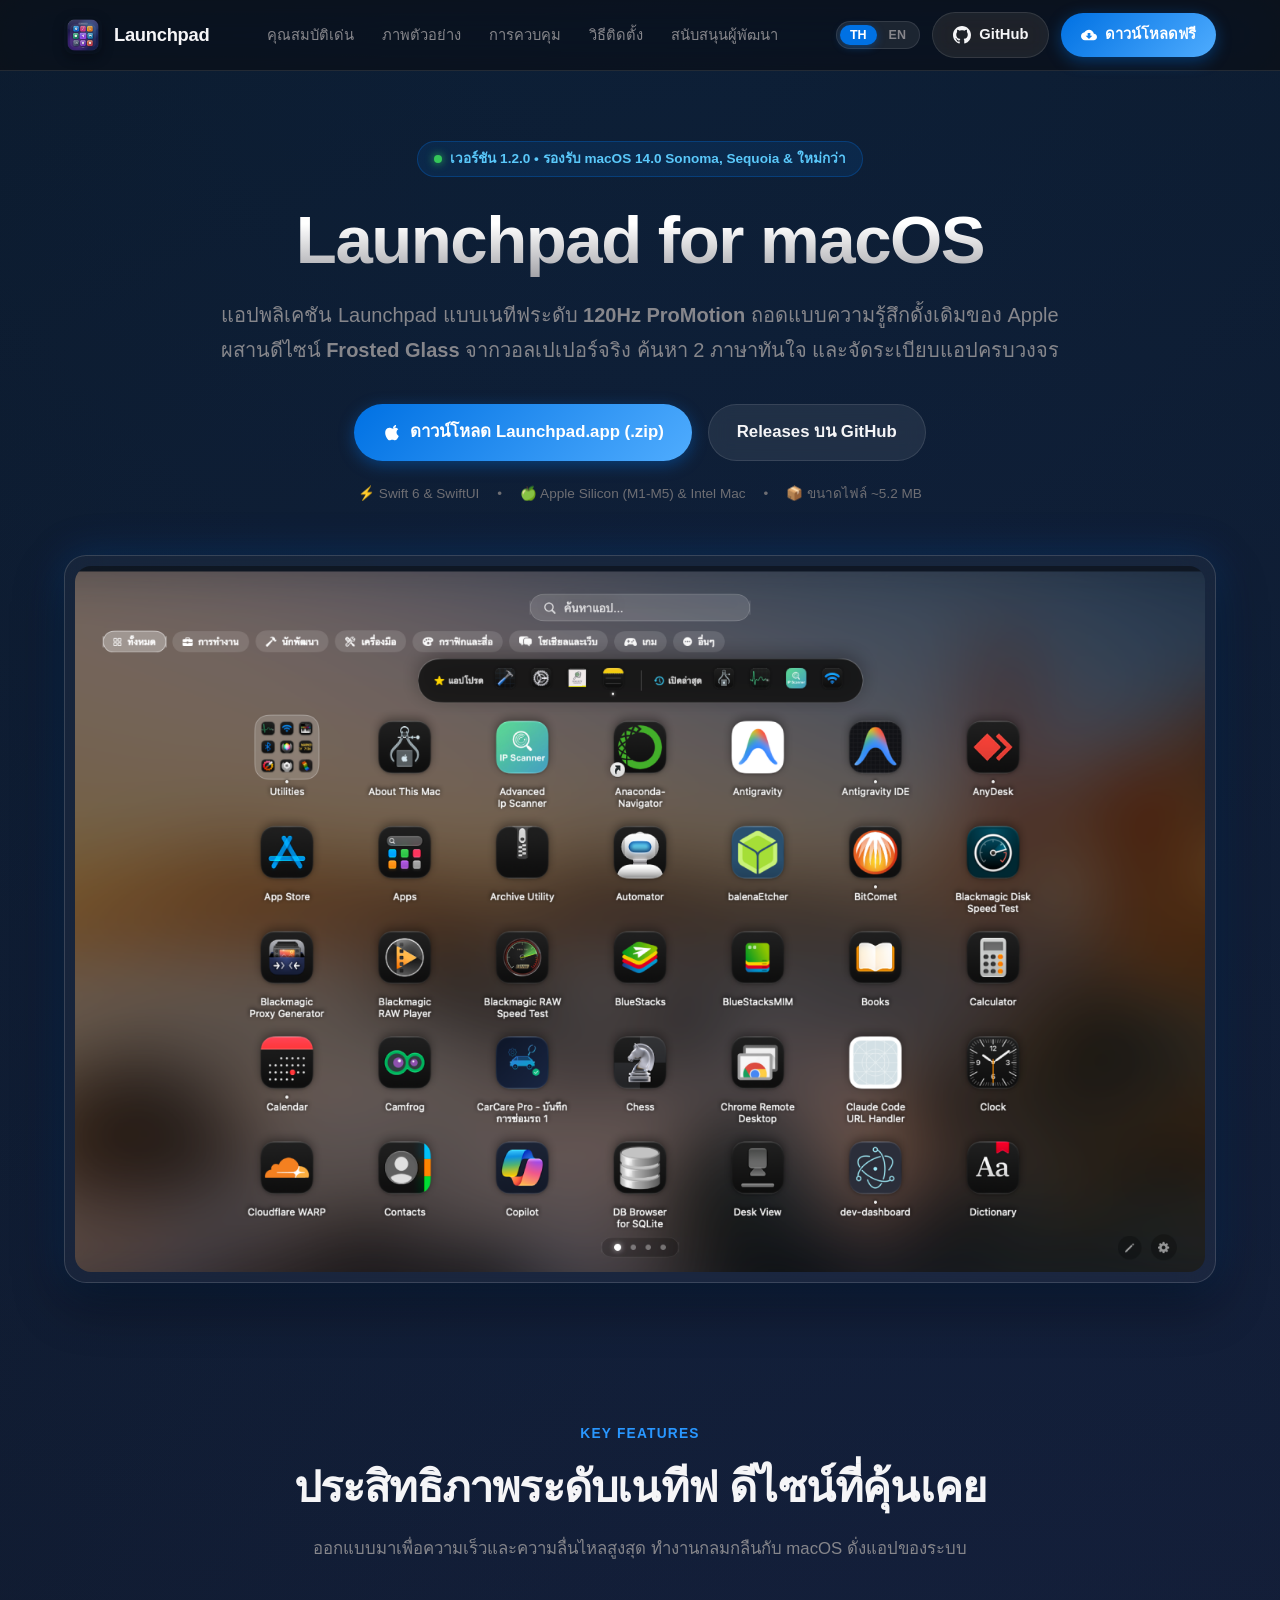
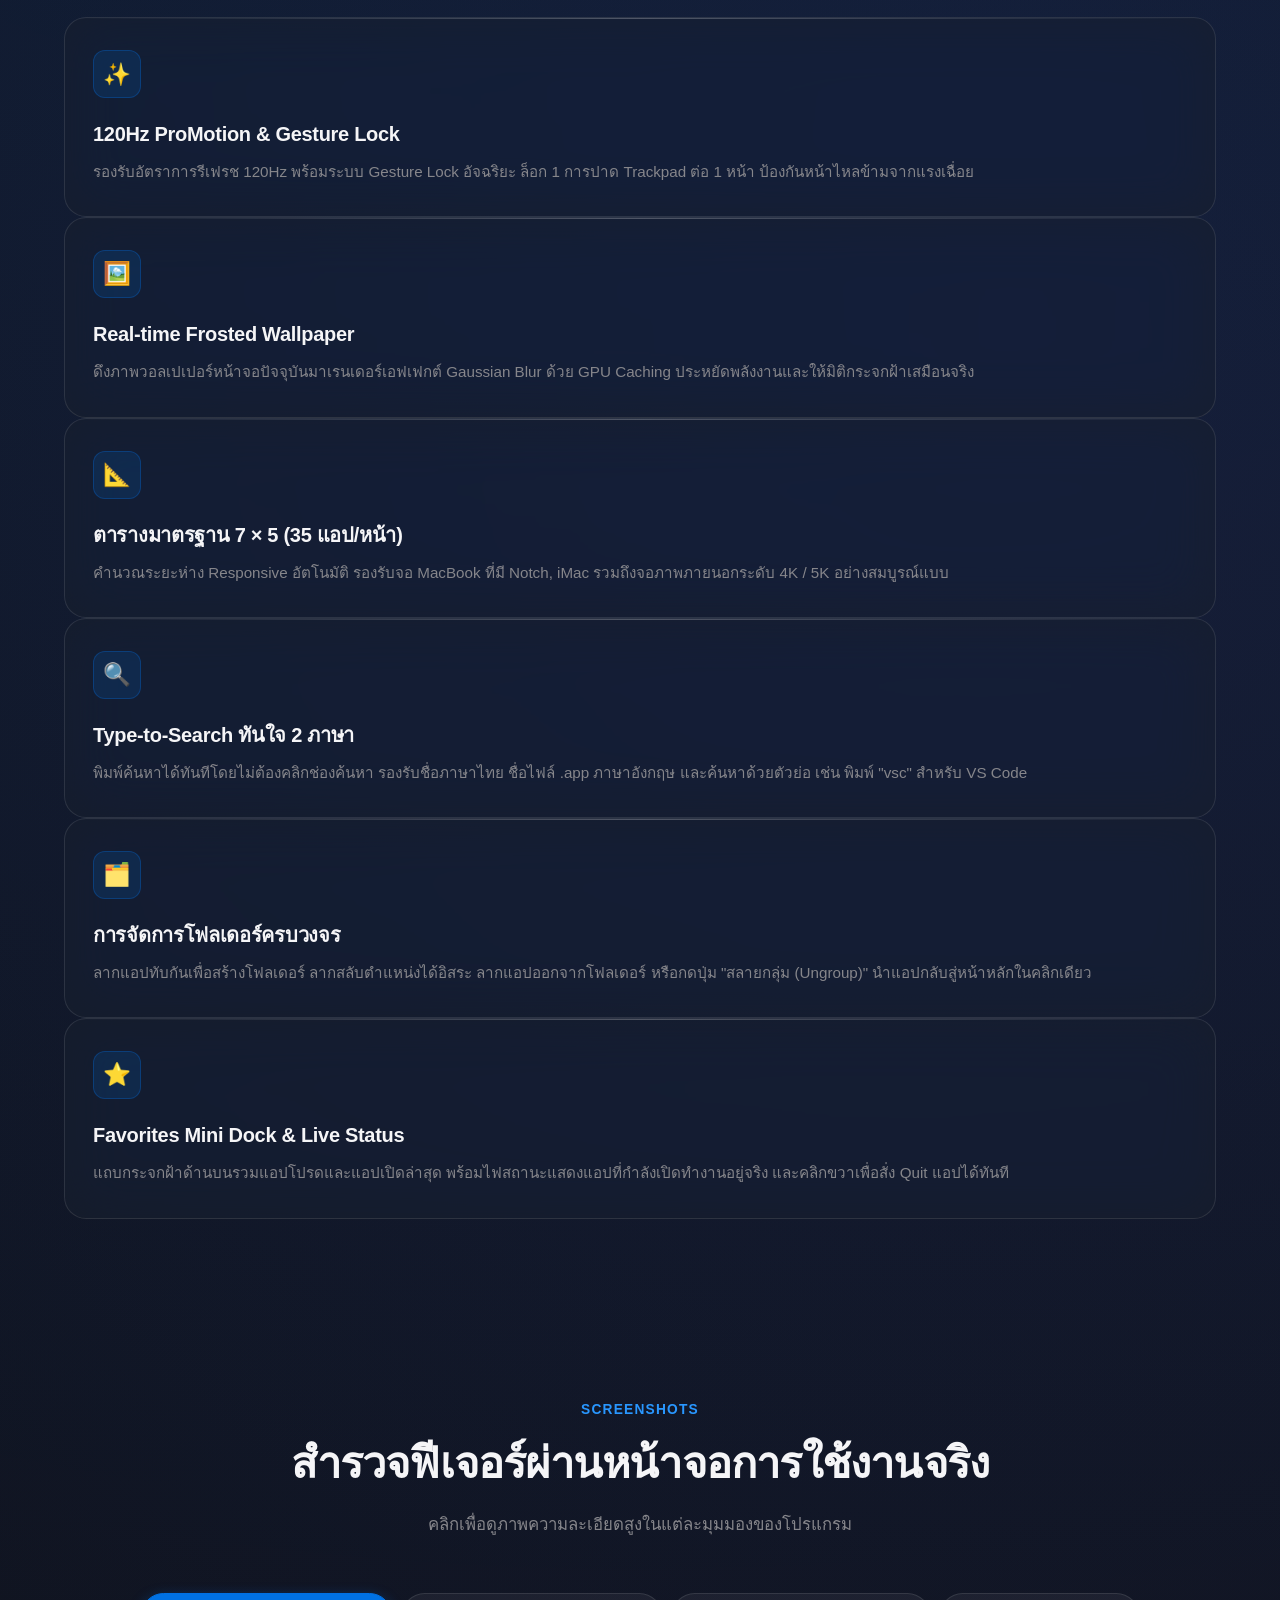
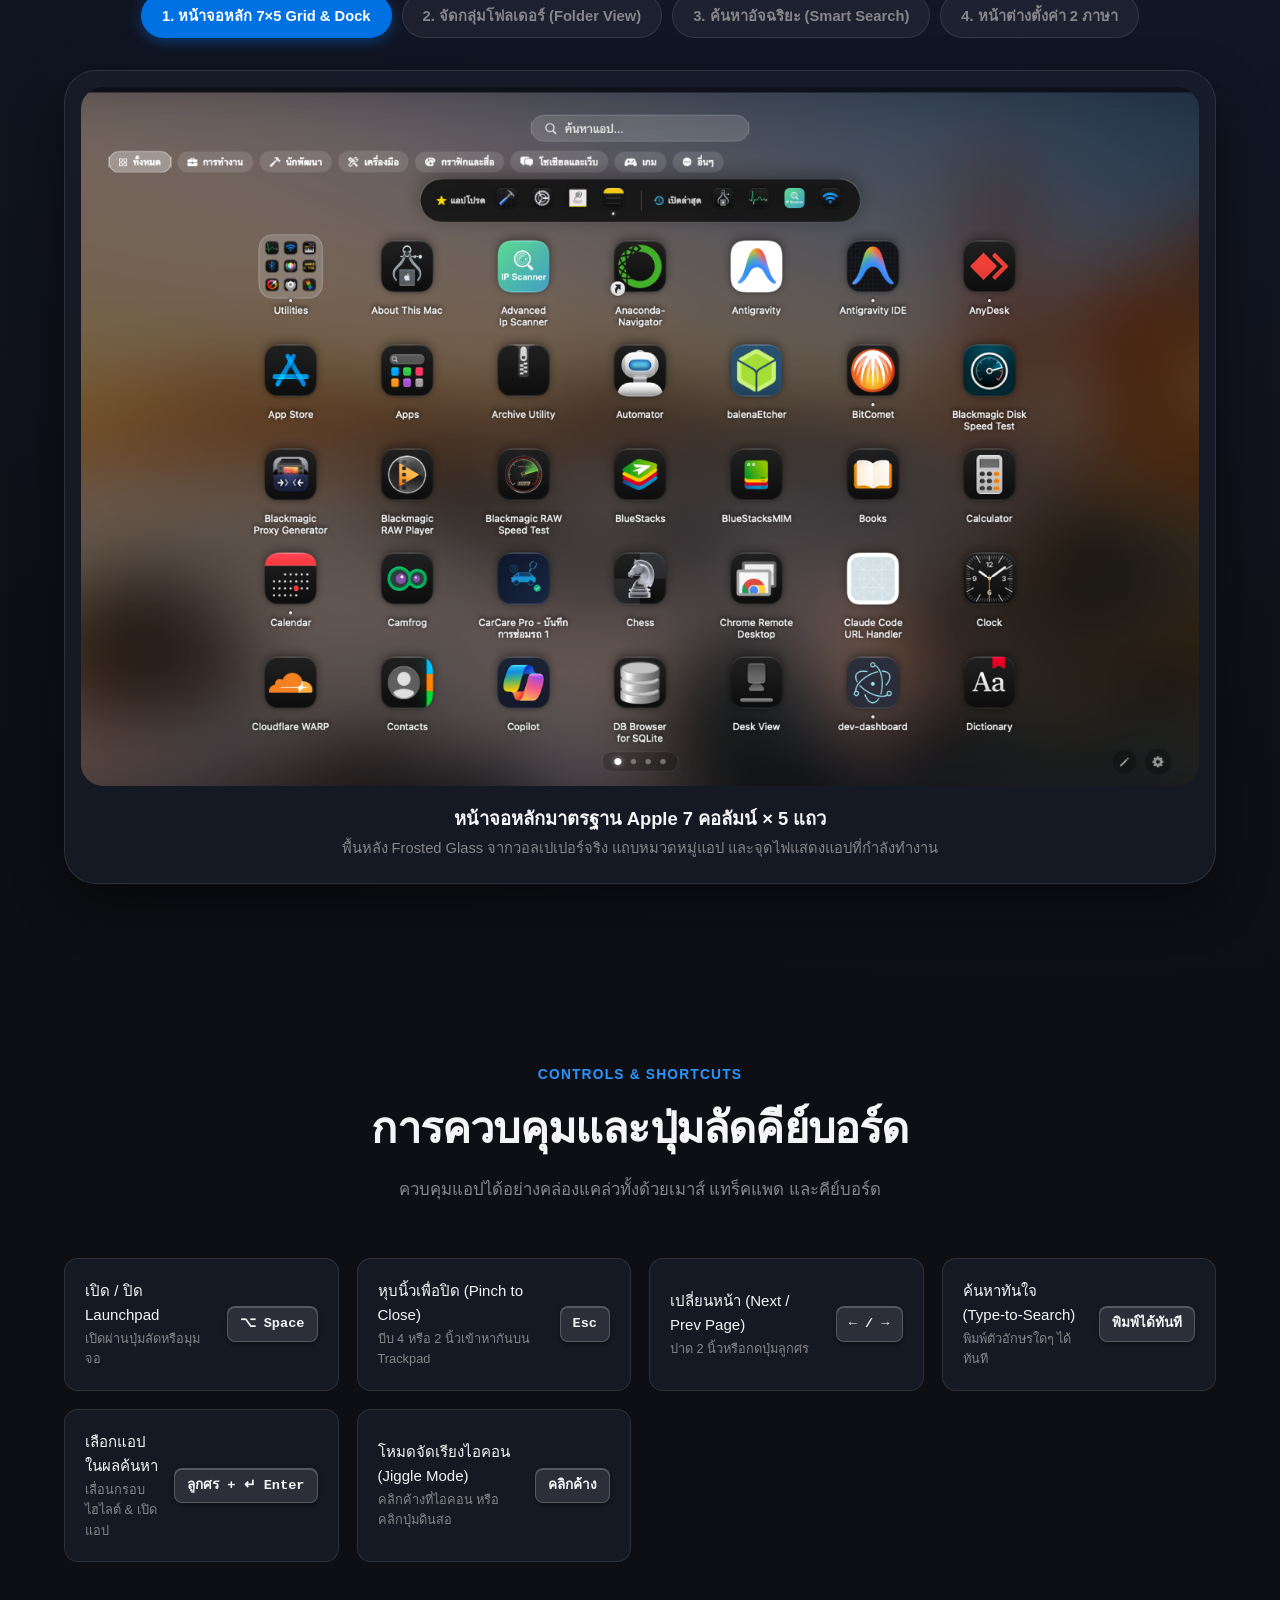
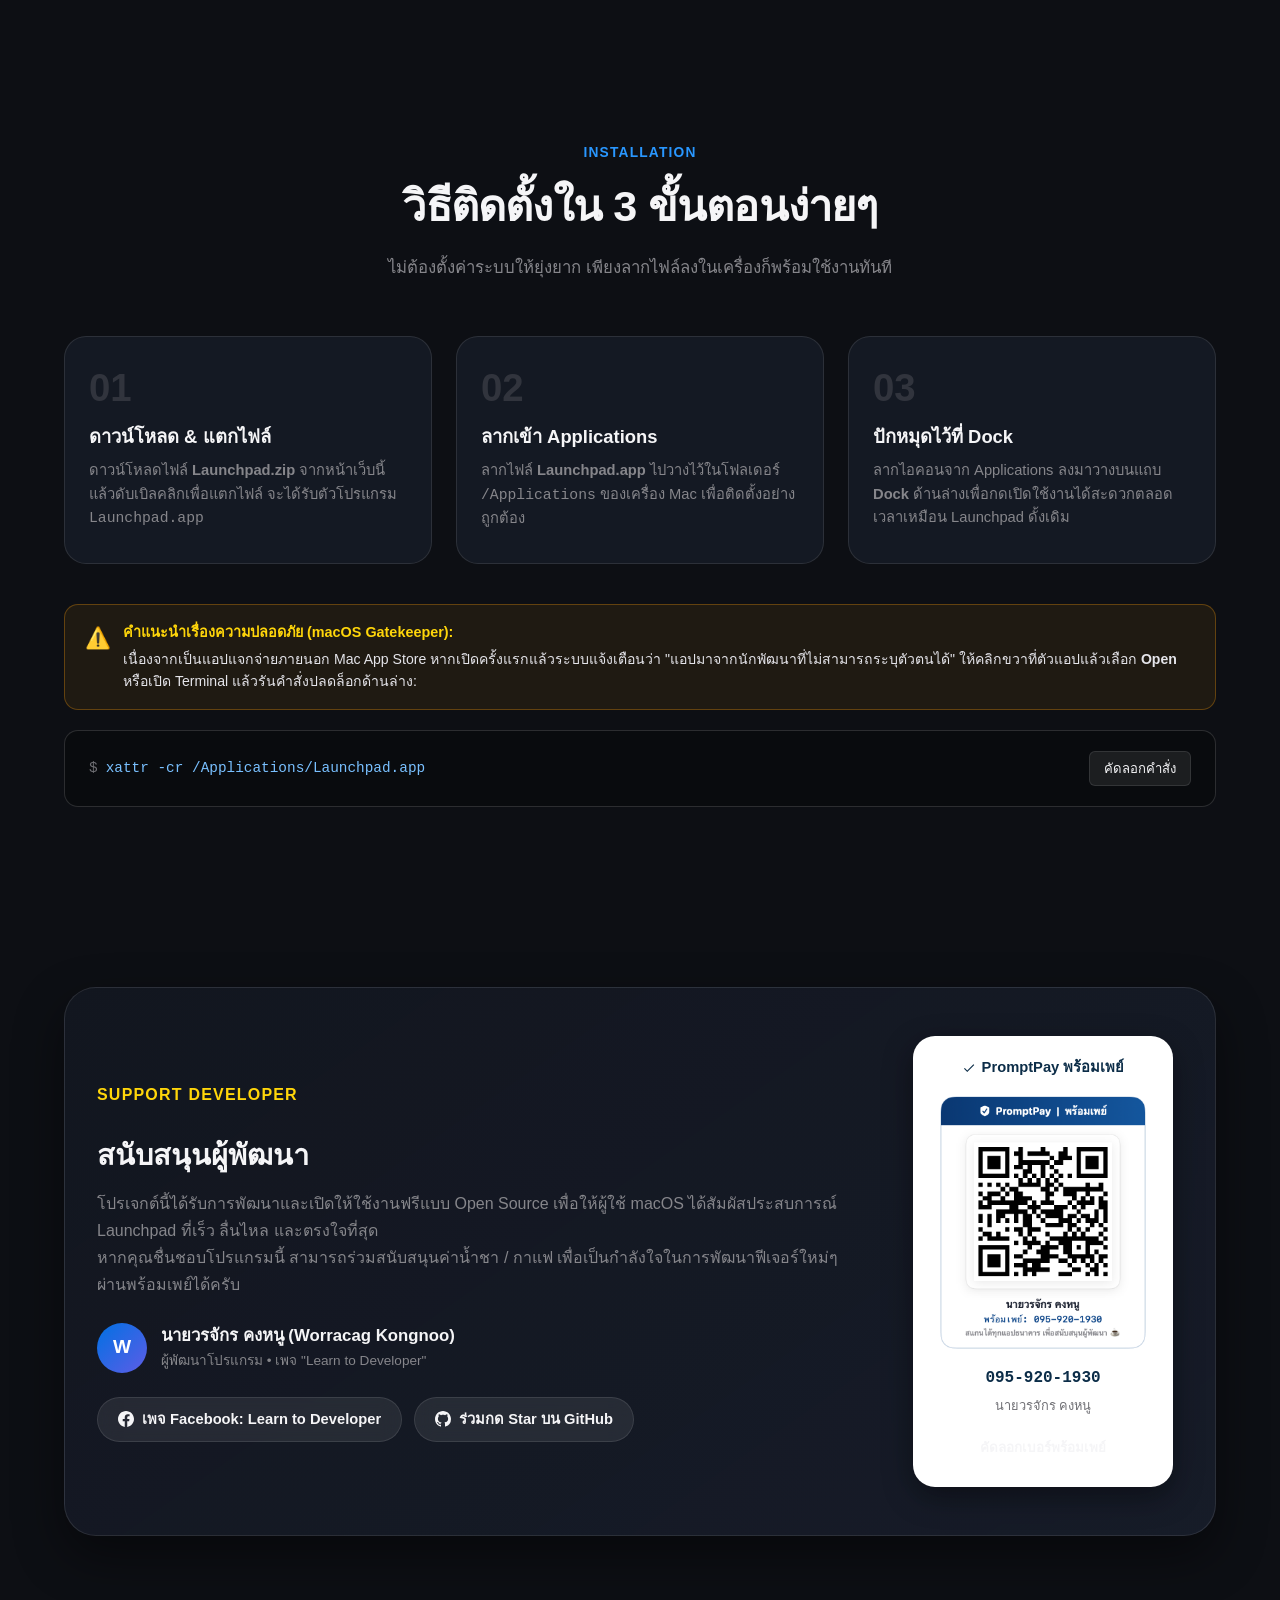
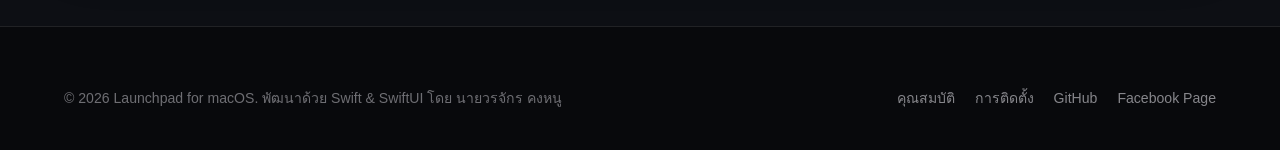
<file: docs/index.html>
<!DOCTYPE html>
<html lang="th">
<head>
  <meta charset="UTF-8">
  <meta name="viewport" content="width=device-width, initial-scale=1.0">
  
  <!-- Primary Meta Tags -->
  <title>Launchpad for macOS — ลื่นไหล 120Hz ProMotion สไตล์ Apple ดั้งเดิม</title>
  <meta name="title" content="Launchpad for macOS — ลื่นไหล 120Hz ProMotion สไตล์ Apple ดั้งเดิม">
  <meta name="description" content="ดาวน์โหลด Launchpad for macOS ฟรี แอปพลิเคชัน Launchpad แบบเนทีฟระดับ 120Hz ProMotion ถอดแบบ Apple ดั้งเดิม พื้นหลัง Frosted Glass จากวอลเปเปอร์จริง ค้นหา 2 ภาษาทันใจ รองรับ Apple Silicon M1-M5 และ Intel">
  <meta name="keywords" content="Launchpad Mac, macOS Launchpad, Launchpad Sonoma, Launchpad Sequoia, Apple Launchpad alternative, 120Hz ProMotion, Swift 6, แอปเปิ้ล ลอนช์แพด, โปรแกรม launchpad mac, โหลด launchpad ฟรี">
  <meta name="author" content="Worracag Kongnoo (นายวรจักร คงหนู)">
  <meta name="robots" content="index, follow, max-image-preview:large, max-snippet:-1, max-video-preview:-1">
  <meta name="theme-color" content="#0d0f14">

  <!-- Alternate Language & Canonical -->
  <link rel="canonical" href="./index.html">
  <link rel="alternate" hreflang="th" href="./index.html">
  <link rel="alternate" hreflang="en" href="./en.html">
  <link rel="alternate" hreflang="x-default" href="./index.html">

  <!-- Open Graph / Facebook / LINE -->
  <meta property="og:type" content="website">
  <meta property="og:site_name" content="Launchpad for macOS">
  <meta property="og:title" content="Launchpad for macOS — ลื่นไหล 120Hz ProMotion สไตล์ Apple ดั้งเดิม">
  <meta property="og:description" content="แอป Launchpad แบบเนทีฟสำหรับ macOS ยุคใหม่ เร็ว ลื่นไหลระดับ 120Hz ดึงวอลเปเปอร์จริงมาเบลอกระจกฝ้า ค้นหาแอป 2 ภาษา และจัดกลุ่มโฟลเดอร์ครบวงจร">
  <meta property="og:image" content="assets/Screenshot.png">
  <meta property="og:image:width" content="1200">
  <meta property="og:image:height" content="675">
  <meta property="og:image:alt" content="Launchpad for macOS หน้าจอหลัก 7x5 Grid">
  <meta property="og:locale" content="th_TH">
  <meta property="og:locale:alternate" content="en_US">

  <!-- Twitter Card -->
  <meta name="twitter:card" content="summary_large_image">
  <meta name="twitter:title" content="Launchpad for macOS — ลื่นไหล 120Hz ProMotion สไตล์ Apple ดั้งเดิม">
  <meta name="twitter:description" content="แอป Launchpad แบบเนทีฟสำหรับ macOS ยุคใหม่ เร็ว ลื่นไหลระดับ 120Hz ดึงวอลเปเปอร์จริงมาเบลอกระจกฝ้า ค้นหาแอป 2 ภาษา และจัดกลุ่มโฟลเดอร์ครบวงจร">
  <meta name="twitter:image" content="assets/Screenshot.png">

  <!-- Favicon -->
  <link rel="icon" type="image/png" href="assets/AppIcon.png">
  <link rel="apple-touch-icon" href="assets/AppIcon.png">
  
  <link rel="stylesheet" href="styles.css">

  <!-- Structured Data (JSON-LD) for Google SoftwareApplication -->
  <script type="application/ld+json">
  {
    "@context": "https://schema.org",
    "@type": "SoftwareApplication",
    "name": "Launchpad for macOS",
    "operatingSystem": "macOS 14.0 or later (Sonoma, Sequoia)",
    "applicationCategory": "UtilitiesApplication",
    "offers": {
      "@type": "Offer",
      "price": "0",
      "priceCurrency": "USD"
    },
    "author": {
      "@type": "Person",
      "name": "Worracag Kongnoo",
      "url": "https://www.facebook.com/learntodeveloper"
    },
    "softwareVersion": "1.2.0",
    "description": "แอปพลิเคชัน Launchpad แบบเนทีฟระดับ 120Hz ProMotion สำหรับ macOS ถอดแบบความรู้สึกดั้งเดิมของ Apple",
    "downloadUrl": "Launchpad.zip",
    "screenshot": "assets/Screenshot.png",
    "featureList": [
      "120Hz ProMotion Display Support",
      "Real-Time Frosted Glass Wallpaper",
      "Standard 7x5 App Grid",
      "Instant Type-to-Search in Thai and English",
      "Full Folder Management & Drag-to-Reorder",
      "Favorites and Recent Apps Mini Dock"
    ]
  }
  </script>
</head>
<body>

  <!-- Ambient Light Effect -->
  <div class="ambient-glow"></div>

  <!-- Site Navigation Header -->
  <header class="site-header">
    <div class="container nav-wrap">
      <a href="#" class="logo-brand">
        <img src="assets/AppIcon.png" alt="Launchpad Logo">
        <span>Launchpad</span>
      </a>

      <nav>
        <ul class="nav-links">
          <li><a href="#features">คุณสมบัติเด่น</a></li>
          <li><a href="#showcase">ภาพตัวอย่าง</a></li>
          <li><a href="#shortcuts">การควบคุม</a></li>
          <li><a href="#install">วิธีติดตั้ง</a></li>
          <li><a href="#donate">สนับสนุนผู้พัฒนา</a></li>
        </ul>
      </nav>

      <div class="nav-actions">
        <!-- Language Switcher -->
        <div class="lang-switch" title="เลือกภาษา / Switch Language">
          <a href="index.html" class="lang-btn active">TH</a>
          <a href="en.html" class="lang-btn">EN</a>
        </div>

        <a href="https://github.com/warchag/Launchpad" target="_blank" class="btn btn-secondary" title="View Source on GitHub">
          <svg width="18" height="18" viewBox="0 0 24 24" fill="currentColor">
            <path d="M12 0C5.37 0 0 5.37 0 12c0 5.31 3.435 9.795 8.205 11.385.6.105.825-.255.825-.57 0-.285-.015-1.23-.015-2.235-3.015.555-3.795-.735-4.035-1.41-.135-.345-.72-1.41-1.23-1.695-.42-.225-1.02-.78-.015-.795.945-.015 1.62.87 1.845 1.23 1.08 1.815 2.805 1.305 3.495.99.105-.78.42-1.305.765-1.605-2.67-.3-5.46-1.335-5.46-5.925 0-1.305.465-2.385 1.23-3.225-.12-.3-.54-1.53.12-3.18 0 0 1.005-.315 3.3 1.23.96-.27 1.98-.405 3-.405s2.04.135 3 .405c2.295-1.56 3.3-1.23 3.3-1.23.66 1.65.24 2.88.12 3.18.765.84 1.23 1.905 1.23 3.225 0 4.605-2.805 5.625-5.475 5.925.435.375.81 1.095.81 2.22 0 1.605-.015 2.895-.015 3.3 0 .315.225.69.825.57A12.02 12.02 0 0024 12c0-6.63-5.37-12-12-12z"/>
          </svg>
          GitHub
        </a>
        <a href="Launchpad.zip" class="btn btn-primary" download>
          <svg width="16" height="16" viewBox="0 0 24 24" fill="currentColor">
            <path d="M19.35 10.04C18.67 6.59 15.64 4 12 4 9.11 4 6.6 5.64 5.35 8.04 2.34 8.36 0 10.91 0 14c0 3.31 2.69 6 6 6h13c2.76 0 5-2.24 5-5 0-2.64-2.05-4.78-4.65-4.96zM17 13l-5 5-5-5h3V9h4v4h3z"/>
          </svg>
          ดาวน์โหลดฟรี
        </a>
      </div>
    </div>
  </header>

  <!-- Hero Section -->
  <section class="hero-section">
    <div class="container">
      <div class="hero-pill">
        <span class="dot"></span>
        <span>เวอร์ชัน 1.2.0 • รองรับ macOS 14.0 Sonoma, Sequoia & ใหม่กว่า</span>
      </div>

      <h1 class="hero-title">Launchpad for macOS</h1>
      <p class="hero-subtitle">
        แอปพลิเคชัน Launchpad แบบเนทีฟระดับ <strong class="nowrap">120Hz ProMotion</strong> ถอดแบบความรู้สึกดั้งเดิม<span class="nowrap">ของ Apple</span><span class="desktop-br"><br></span>ผสานดีไซน์ <strong class="nowrap">Frosted Glass</strong> จากวอลเปเปอร์จริง ค้นหา <span class="nowrap">2 ภาษาทันใจ</span> และจัดระเบียบแอป<span class="nowrap">ครบวงจร</span>
      </p>

      <div class="hero-cta">
        <a href="Launchpad.zip" class="btn btn-primary btn-lg" download>
          <svg width="20" height="20" viewBox="0 0 24 24" fill="currentColor">
            <path d="M18.71 19.5c-.83 1.24-1.71 2.45-3.05 2.47-1.34.03-1.77-.79-3.29-.79-1.53 0-2 .77-3.27.82-1.31.05-2.3-1.32-3.14-2.53C4.25 17 2.94 12.45 4.7 9.39c.87-1.52 2.43-2.48 4.12-2.51 1.28-.02 2.5.87 3.29.87.78 0 2.26-1.07 3.81-.91.65.03 2.47.26 3.64 1.98-.09.06-2.17 1.28-2.15 3.81.03 3.02 2.65 4.03 2.68 4.04-.03.07-.42 1.44-1.38 2.83M15.97 6.37c.63-.77 1.06-1.84.94-2.92-.92.04-2.02.62-2.67 1.39-.58.67-1.09 1.77-.95 2.82 1.03.08 2.06-.52 2.68-1.29z"/>
          </svg>
          ดาวน์โหลด Launchpad.app (.zip)
        </a>
        <a href="https://github.com/warchag/Launchpad/releases" target="_blank" class="btn btn-secondary btn-lg">
          Releases บน GitHub
        </a>
      </div>

      <div class="hero-meta">
        <span>⚡ Swift 6 & SwiftUI</span>
        <span>•</span>
        <span>🍏 Apple Silicon (M1-M5) & Intel Mac</span>
        <span>•</span>
        <span>📦 ขนาดไฟล์ ~5.2 MB</span>
      </div>

      <!-- Hero Main Mockup -->
      <div class="hero-mockup-wrapper">
        <div class="mockup-frame">
          <img src="assets/Screenshot.png" alt="หน้าจอหลักของ Launchpad บน macOS">
        </div>
      </div>
    </div>
  </section>

  <!-- Key Features Grid -->
  <section id="features" class="section">
    <div class="container">
      <div class="section-header">
        <p class="section-tag">Key Features</p>
        <h2 class="section-title">ประสิทธิภาพระดับเนทีฟ ดีไซน์ที่คุ้นเคย</h2>
        <p class="section-desc">ออกแบบมาเพื่อความเร็วและความลื่นไหลสูงสุด ทำงานกลมกลืนกับ macOS ดั่งแอปของระบบ</p>
      </div>

      <div class="features-grid">
        <div class="feature-card">
          <div class="feature-icon">✨</div>
          <h3>120Hz ProMotion & Gesture Lock</h3>
          <p>รองรับอัตราการรีเฟรช 120Hz พร้อมระบบ Gesture Lock อัจฉริยะ ล็อก 1 การปาด Trackpad ต่อ 1 หน้า ป้องกันหน้าไหลข้ามจากแรงเฉื่อย</p>
        </div>

        <div class="feature-card">
          <div class="feature-icon">🖼️</div>
          <h3>Real-time Frosted Wallpaper</h3>
          <p>ดึงภาพวอลเปเปอร์หน้าจอปัจจุบันมาเรนเดอร์เอฟเฟกต์ Gaussian Blur ด้วย GPU Caching ประหยัดพลังงานและให้มิติกระจกฝ้าเสมือนจริง</p>
        </div>

        <div class="feature-card">
          <div class="feature-icon">📐</div>
          <h3>ตารางมาตรฐาน 7 × 5 (35 แอป/หน้า)</h3>
          <p>คำนวณระยะห่าง Responsive อัตโนมัติ รองรับจอ MacBook ที่มี Notch, iMac รวมถึงจอภาพภายนอกระดับ 4K / 5K อย่างสมบูรณ์แบบ</p>
        </div>

        <div class="feature-card">
          <div class="feature-icon">🔍</div>
          <h3>Type-to-Search ทันใจ 2 ภาษา</h3>
          <p>พิมพ์ค้นหาได้ทันทีโดยไม่ต้องคลิกช่องค้นหา รองรับชื่อภาษาไทย ชื่อไฟล์ .app ภาษาอังกฤษ และค้นหาด้วยตัวย่อ เช่น พิมพ์ "vsc" สำหรับ VS Code</p>
        </div>

        <div class="feature-card">
          <div class="feature-icon">🗂️</div>
          <h3>การจัดการโฟลเดอร์ครบวงจร</h3>
          <p>ลากแอปทับกันเพื่อสร้างโฟลเดอร์ ลากสลับตำแหน่งได้อิสระ ลากแอปออกจากโฟลเดอร์ หรือกดปุ่ม "สลายกลุ่ม (Ungroup)" นำแอปกลับสู่หน้าหลักในคลิกเดียว</p>
        </div>

        <div class="feature-card">
          <div class="feature-icon">⭐</div>
          <h3>Favorites Mini Dock & Live Status</h3>
          <p>แถบกระจกฝ้าด้านบนรวมแอปโปรดและแอปเปิดล่าสุด พร้อมไฟสถานะแสดงแอปที่กำลังเปิดทำงานอยู่จริง และคลิกขวาเพื่อสั่ง Quit แอปได้ทันที</p>
        </div>
      </div>
    </div>
  </section>

  <!-- Interactive Showcase / Screenshots -->
  <section id="showcase" class="section">
    <div class="container">
      <div class="section-header">
        <p class="section-tag">Screenshots</p>
        <h2 class="section-title">สำรวจฟีเจอร์ผ่านหน้าจอการใช้งานจริง</h2>
        <p class="section-desc">คลิกเพื่อดูภาพความละเอียดสูงในแต่ละมุมมองของโปรแกรม</p>
      </div>

      <div class="gallery-tabs">
        <button class="tab-btn active" data-target="slide-main">1. หน้าจอหลัก 7×5 Grid & Dock</button>
        <button class="tab-btn" data-target="slide-folder">2. จัดกลุ่มโฟลเดอร์ (Folder View)</button>
        <button class="tab-btn" data-target="slide-search">3. ค้นหาอัจฉริยะ (Smart Search)</button>
        <button class="tab-btn" data-target="slide-settings">4. หน้าต่างตั้งค่า 2 ภาษา</button>
      </div>

      <div class="gallery-display">
        <div id="slide-main" class="gallery-slide active">
          <img src="assets/Screenshot.png" alt="หน้าจอหลัก Launchpad พร้อมหมวดหมู่และแถบ Favorites Dock">
          <div class="gallery-caption">
            <h4>หน้าจอหลักมาตรฐาน Apple 7 คอลัมน์ × 5 แถว</h4>
            <p>พื้นหลัง Frosted Glass จากวอลเปเปอร์จริง แถบหมวดหมู่แอป และจุดไฟแสดงแอปที่กำลังทำงาน</p>
          </div>
        </div>

        <div id="slide-folder" class="gallery-slide">
          <img src="assets/Screenshot1.png" alt="หน้าต่างโฟลเดอร์กระจกฝ้า">
          <div class="gallery-caption">
            <h4>Glassmorphic Folder View & Drag-to-Reorder</h4>
            <p>เปลี่ยนชื่อโฟลเดอร์ ลากจัดลำดับแอปภายใน ลากแอปออกนอกกรอบ หรือกดปุ่ม Ungroup เพื่อสลายกลุ่ม</p>
          </div>
        </div>

        <div id="slide-search" class="gallery-slide">
          <img src="assets/Screenshot3.png" alt="ระบบค้นหาและเลื่อนเลือกด้วยปุ่มลูกศร">
          <div class="gallery-caption">
            <h4>Type-to-Search & Keyboard Arrow Navigation</h4>
            <p>พิมพ์หาได้ทันทีโดยไม่ต้องคลิก เลื่อนกรอบโฟกัสด้วยปุ่มลูกศร และกด Return เพื่อเปิดแอปทันที</p>
          </div>
        </div>

        <div id="slide-settings" class="gallery-slide">
          <img src="assets/Screenshot2.png" alt="หน้าต่างตั้งค่า 2 ภาษา TH/EN">
          <div class="gallery-caption">
            <h4>Bilingual Unified Settings (TH / EN)</h4>
            <p>ปรับขนาดไอคอน ความเบลอพื้นหลัง ตั้งปุ่มลัด มุมจออัจฉริยะ Hot Corner และการสั่น Haptic</p>
          </div>
        </div>
      </div>
    </div>
  </section>

  <!-- Shortcuts & Controls Section -->
  <section id="shortcuts" class="section">
    <div class="container">
      <div class="section-header">
        <p class="section-tag">Controls & Shortcuts</p>
        <h2 class="section-title">การควบคุมและปุ่มลัดคีย์บอร์ด</h2>
        <p class="section-desc">ควบคุมแอปได้อย่างคล่องแคล่วทั้งด้วยเมาส์ แทร็คแพด และคีย์บอร์ด</p>
      </div>

      <div class="shortcuts-grid">
        <div class="shortcut-card">
          <div class="shortcut-label">
            เปิด / ปิด Launchpad
            <span>เปิดผ่านปุ่มลัดหรือมุมจอ</span>
          </div>
          <span class="kbd-badge">⌥ Space</span>
        </div>

        <div class="shortcut-card">
          <div class="shortcut-label">
            หุบนิ้วเพื่อปิด (Pinch to Close)
            <span>บีบ 4 หรือ 2 นิ้วเข้าหากันบน Trackpad</span>
          </div>
          <span class="kbd-badge">Esc</span>
        </div>

        <div class="shortcut-card">
          <div class="shortcut-label">
            เปลี่ยนหน้า (Next / Prev Page)
            <span>ปาด 2 นิ้วหรือกดปุ่มลูกศร</span>
          </div>
          <span class="kbd-badge">← / →</span>
        </div>

        <div class="shortcut-card">
          <div class="shortcut-label">
            ค้นหาทันใจ (Type-to-Search)
            <span>พิมพ์ตัวอักษรใดๆ ได้ทันที</span>
          </div>
          <span class="kbd-badge">พิมพ์ได้ทันที</span>
        </div>

        <div class="shortcut-card">
          <div class="shortcut-label">
            เลือกแอปในผลค้นหา
            <span>เลื่อนกรอบไฮไลต์ & เปิดแอป</span>
          </div>
          <span class="kbd-badge">ลูกศร + ↵ Enter</span>
        </div>

        <div class="shortcut-card">
          <div class="shortcut-label">
            โหมดจัดเรียงไอคอน (Jiggle Mode)
            <span>คลิกค้างที่ไอคอน หรือคลิกปุ่มดินสอ</span>
          </div>
          <span class="kbd-badge">คลิกค้าง</span>
        </div>
      </div>
    </div>
  </section>

  <!-- Installation Steps -->
  <section id="install" class="section">
    <div class="container">
      <div class="section-header">
        <p class="section-tag">Installation</p>
        <h2 class="section-title">วิธีติดตั้งใน 3 ขั้นตอนง่ายๆ</h2>
        <p class="section-desc">ไม่ต้องตั้งค่าระบบให้ยุ่งยาก เพียงลากไฟล์ลงในเครื่องก็พร้อมใช้งานทันที</p>
      </div>

      <div class="steps-wrapper">
        <div class="step-card">
          <div class="step-num">01</div>
          <h3>ดาวน์โหลด & แตกไฟล์</h3>
          <p>ดาวน์โหลดไฟล์ <strong>Launchpad.zip</strong> จากหน้าเว็บนี้ แล้วดับเบิลคลิกเพื่อแตกไฟล์ จะได้รับตัวโปรแกรม <code>Launchpad.app</code></p>
        </div>

        <div class="step-card">
          <div class="step-num">02</div>
          <h3>ลากเข้า Applications</h3>
          <p>ลากไฟล์ <strong>Launchpad.app</strong> ไปวางไว้ในโฟลเดอร์ <code>/Applications</code> ของเครื่อง Mac เพื่อติดตั้งอย่างถูกต้อง</p>
        </div>

        <div class="step-card">
          <div class="step-num">03</div>
          <h3>ปักหมุดไว้ที่ Dock</h3>
          <p>ลากไอคอนจาก Applications ลงมาวางบนแถบ <strong>Dock</strong> ด้านล่างเพื่อกดเปิดใช้งานได้สะดวกตลอดเวลาเหมือน Launchpad ดั้งเดิม</p>
        </div>
      </div>

      <!-- Gatekeeper Note -->
      <div class="gatekeeper-note">
        <div style="font-size: 1.3rem;">⚠️</div>
        <div>
          <strong>คำแนะนำเรื่องความปลอดภัย (macOS Gatekeeper):</strong>
          <p style="margin-top: 4px; color: #e5e5ea; font-size: 0.88rem;">
            เนื่องจากเป็นแอปแจกจ่ายภายนอก Mac App Store หากเปิดครั้งแรกแล้วระบบแจ้งเตือนว่า "แอปมาจากนักพัฒนาที่ไม่สามารถระบุตัวตนได้" ให้คลิกขวาที่ตัวแอปแล้วเลือก <strong>Open</strong> หรือเปิด Terminal แล้วรันคำสั่งปลดล็อกด้านล่าง:
          </p>
        </div>
      </div>

      <div class="terminal-box">
        <div class="terminal-content">
          <span class="prompt">$</span>xattr -cr /Applications/Launchpad.app
        </div>
        <button class="btn-copy" data-copy="xattr -cr /Applications/Launchpad.app">คัดลอกคำสั่ง</button>
      </div>
    </div>
  </section>

  <!-- Support Developer & PromptPay Donate -->
  <section id="donate" class="section">
    <div class="container">
      <div class="donate-box">
        <div class="donate-info">
          <p class="section-tag" style="color: #ffd60a;">Support Developer</p>
          <h3>สนับสนุนผู้พัฒนา</h3>
          <p>
            โปรเจกต์นี้ได้รับการพัฒนาและเปิดให้ใช้งานฟรีแบบ Open Source เพื่อให้ผู้ใช้ macOS ได้สัมผัสประสบการณ์ Launchpad ที่เร็ว ลื่นไหล และตรงใจที่สุด<span class="desktop-br"><br></span>หากคุณชื่นชอบโปรแกรมนี้ สามารถร่วมสนับสนุนค่าน้ำชา / กาแฟ เพื่อเป็นกำลังใจในการพัฒนาฟีเจอร์ใหม่ๆ ผ่านพร้อมเพย์ได้ครับ
          </p>

          <div class="dev-card">
            <div class="dev-avatar">W</div>
            <div>
              <div class="dev-name">นายวรจักร คงหนู (Worracag Kongnoo)</div>
              <div class="dev-role">ผู้พัฒนาโปรแกรม • เพจ "Learn to Developer"</div>
            </div>
          </div>

          <div style="display: flex; gap: 12px; flex-wrap: wrap;">
            <a href="https://www.facebook.com/learntodeveloper" target="_blank" class="btn btn-secondary">
              <svg width="16" height="16" viewBox="0 0 24 24" fill="currentColor">
                <path d="M24 12.073c0-6.627-5.373-12-12-12s-12 5.373-12 12c0 5.99 4.388 10.954 10.125 11.854v-8.385H7.078v-3.47h3.047V9.43c0-3.007 1.792-4.669 4.533-4.669 1.312 0 2.686.235 2.686.235v2.953H15.83c-1.491 0-1.956.925-1.956 1.874v2.25h3.328l-.532 3.47h-2.796v8.385C19.612 23.027 24 18.062 24 12.073z"/>
              </svg>
              เพจ Facebook: Learn to Developer
            </a>
            <a href="https://github.com/warchag/Launchpad" target="_blank" class="btn btn-secondary">
              <svg width="16" height="16" viewBox="0 0 24 24" fill="currentColor">
                <path d="M12 0C5.37 0 0 5.37 0 12c0 5.31 3.435 9.795 8.205 11.385.6.105.825-.255.825-.57 0-.285-.015-1.23-.015-2.235-3.015.555-3.795-.735-4.035-1.41-.135-.345-.72-1.41-1.23-1.695-.42-.225-1.02-.78-.015-.795.945-.015 1.62.87 1.845 1.23 1.08 1.815 2.805 1.305 3.495.99.105-.78.42-1.305.765-1.605-2.67-.3-5.46-1.335-5.46-5.925 0-1.305.465-2.385 1.23-3.225-.12-.3-.54-1.53.12-3.18 0 0 1.005-.315 3.3 1.23.96-.27 1.98-.405 3-.405s2.04.135 3 .405c2.295-1.56 3.3-1.23 3.3-1.23.66 1.65.24 2.88.12 3.18.765.84 1.23 1.905 1.23 3.225 0 4.605-2.805 5.625-5.475 5.925.435.375.81 1.095.81 2.22 0 1.605-.015 2.895-.015 3.3 0 .315.225.69.825.57A12.02 12.02 0 0024 12c0-6.63-5.37-12-12-12z"/>
              </svg>
              ร่วมกด Star บน GitHub
            </a>
          </div>
        </div>

        <div class="promptpay-card">
          <div class="promptpay-header">
            <svg width="14" height="14" viewBox="0 0 24 24" fill="currentColor">
              <path d="M9 16.17L4.83 12l-1.42 1.41L9 19 21 7l-1.41-1.41z"/>
            </svg>
            PromptPay พร้อมเพย์
          </div>
          <img src="assets/PromptPayQR.png" alt="PromptPay QR Code - 095-920-1930" class="promptpay-qr">
          <div class="promptpay-number">095-920-1930</div>
          <div class="promptpay-holder">นายวรจักร คงหนู</div>
          <button id="copyPromptPayBtn" class="btn btn-secondary" style="width: 100%; font-size: 0.84rem; padding: 8px 12px;" data-clipboard-text="0959201930">
            คัดลอกเบอร์พร้อมเพย์
          </button>
        </div>
      </div>
    </div>
  </section>

  <!-- Footer -->
  <footer class="site-footer">
    <div class="container footer-wrap">
      <div>
        <p>© 2026 Launchpad for macOS. พัฒนาด้วย Swift & SwiftUI โดย นายวรจักร คงหนู</p>
      </div>
      <div class="footer-links">
        <a href="#features">คุณสมบัติ</a>
        <a href="#install">การติดตั้ง</a>
        <a href="https://github.com/warchag/Launchpad" target="_blank">GitHub</a>
        <a href="https://www.facebook.com/learntodeveloper" target="_blank">Facebook Page</a>
      </div>
    </div>
  </footer>

  <script src="app.js"></script>
</body>
</html>
</file>
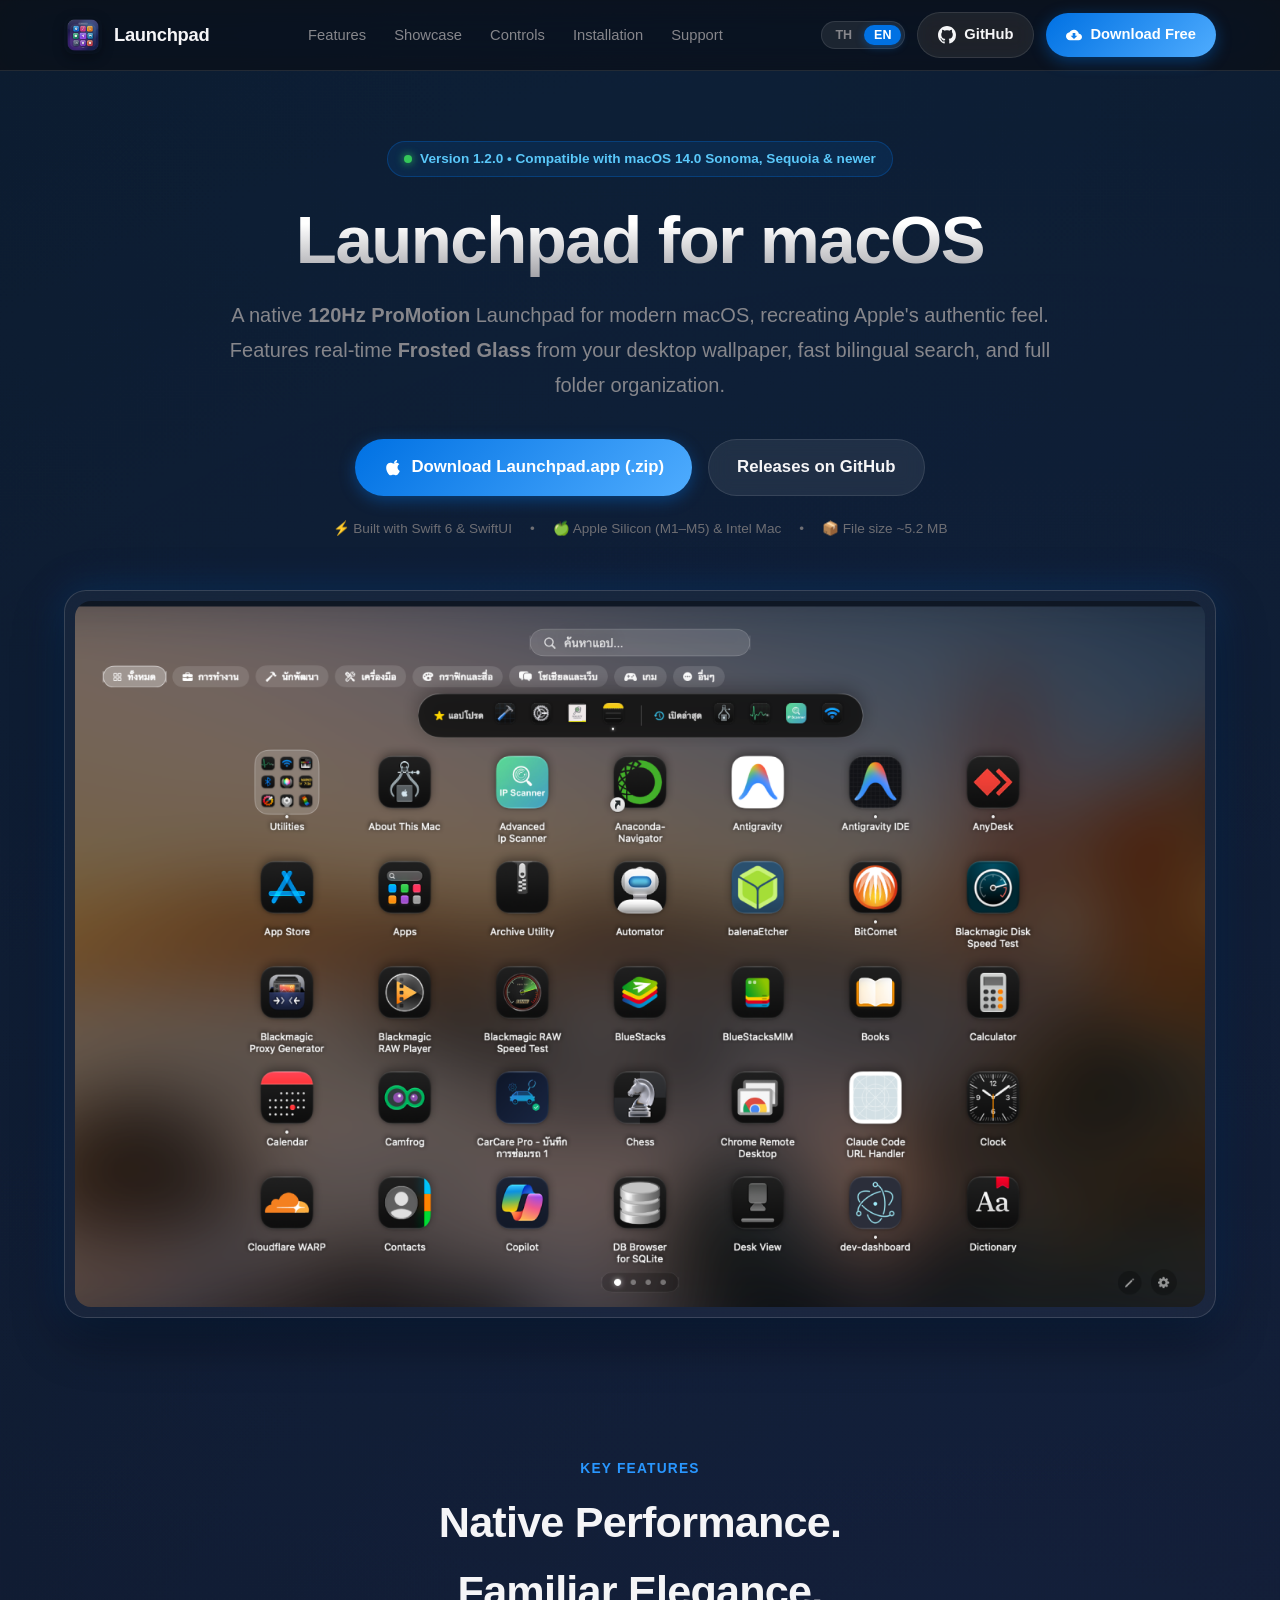
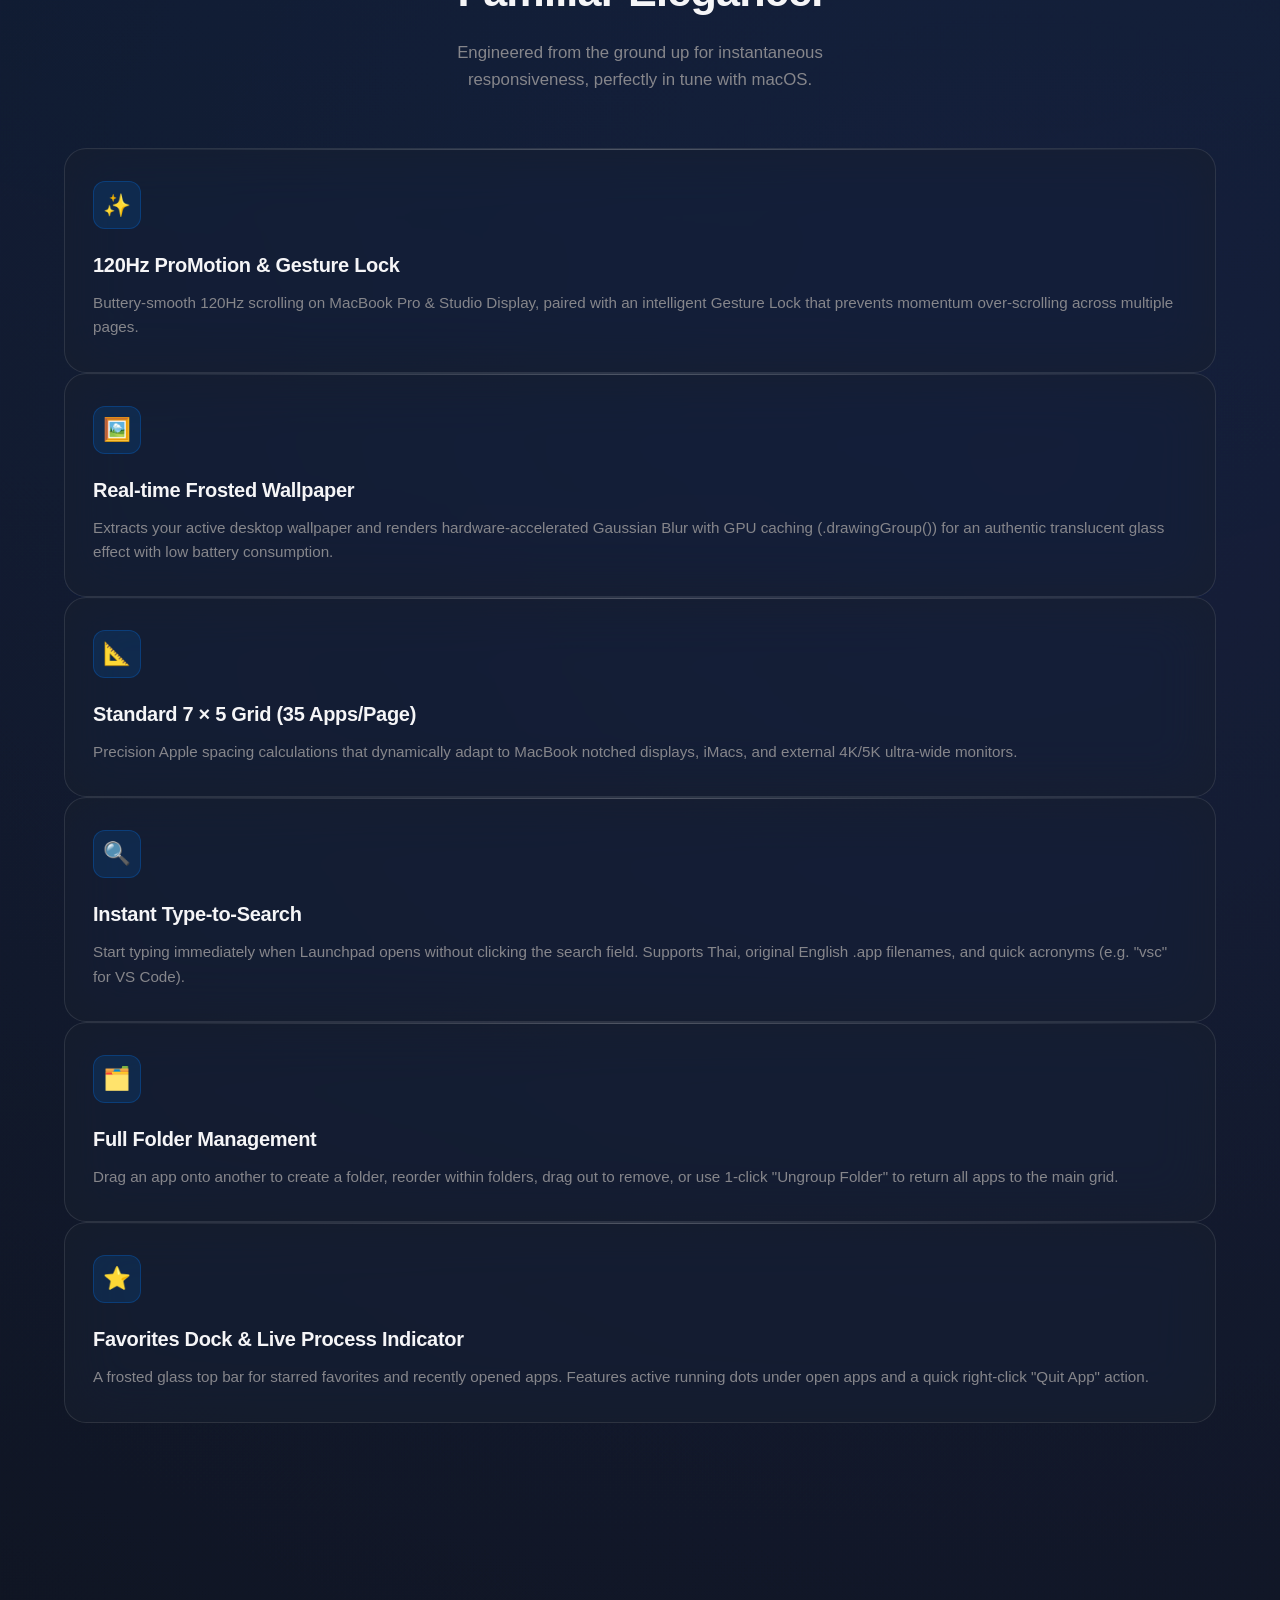
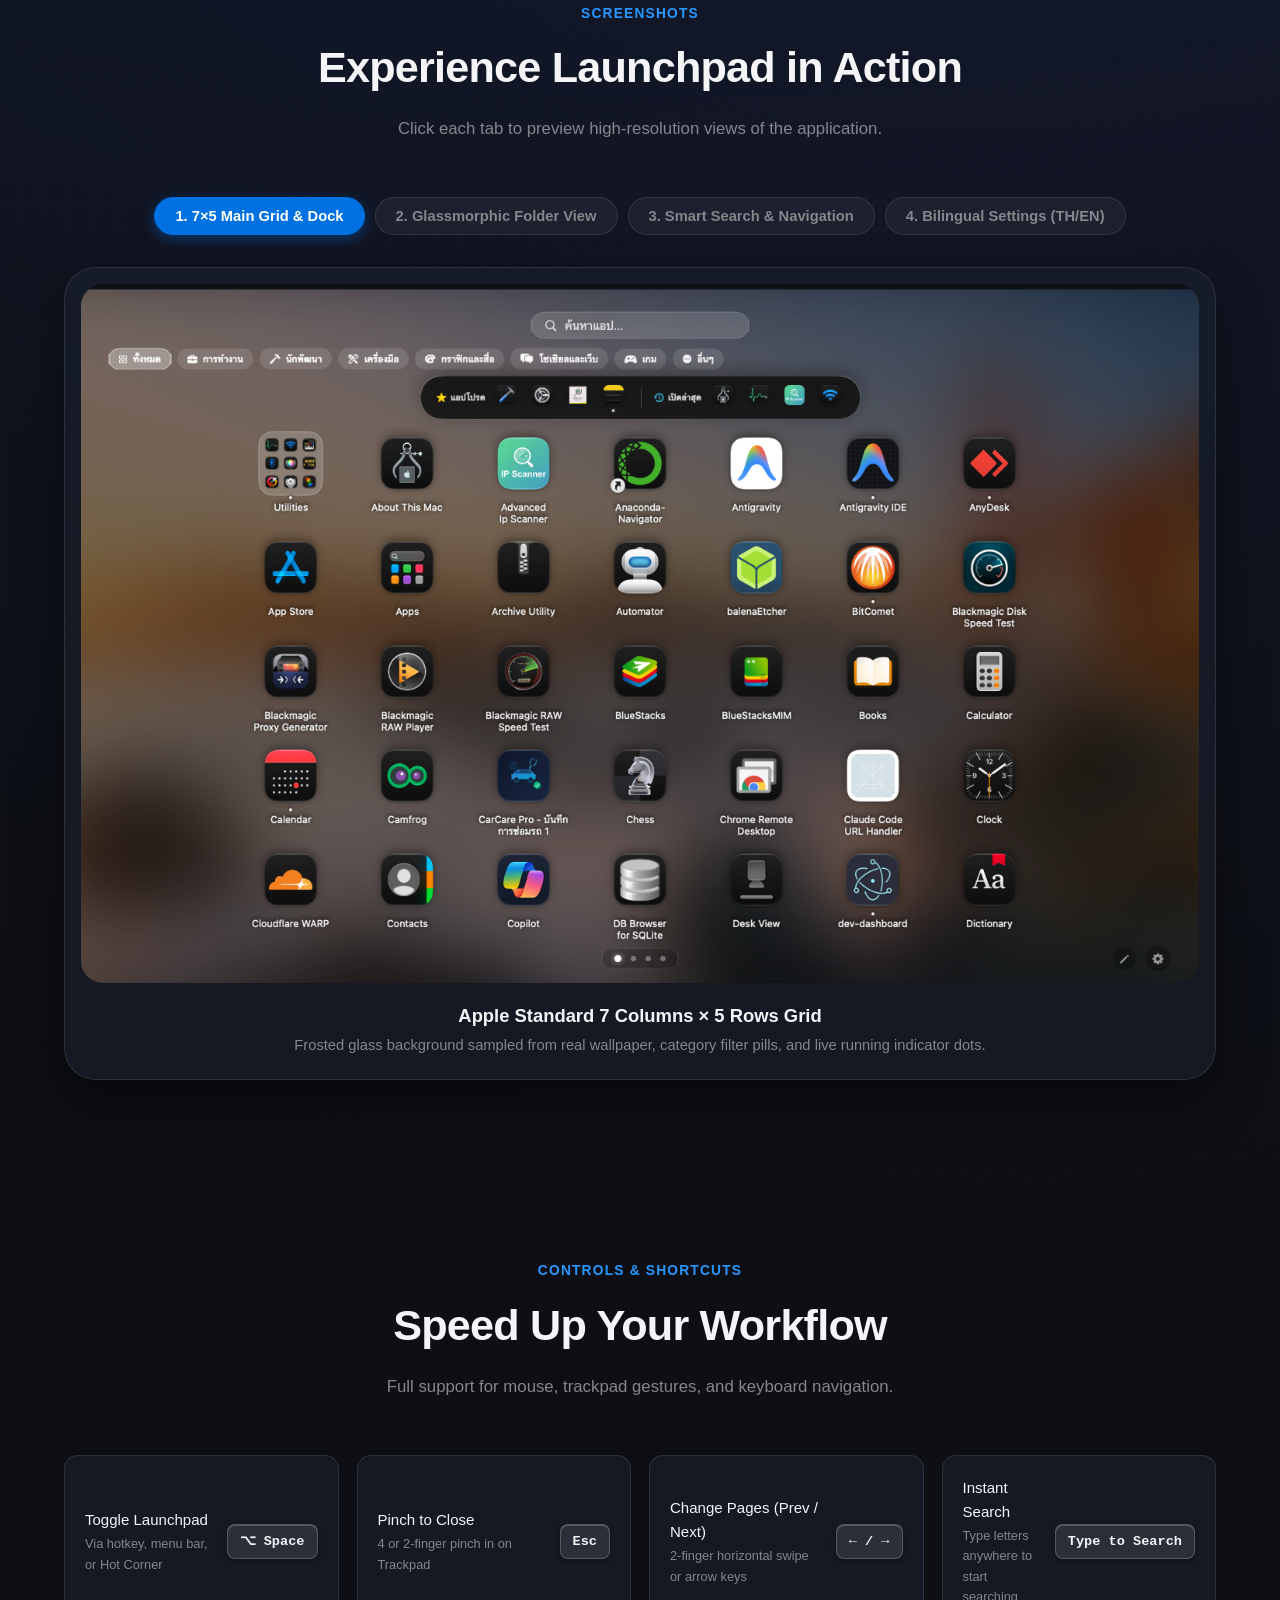
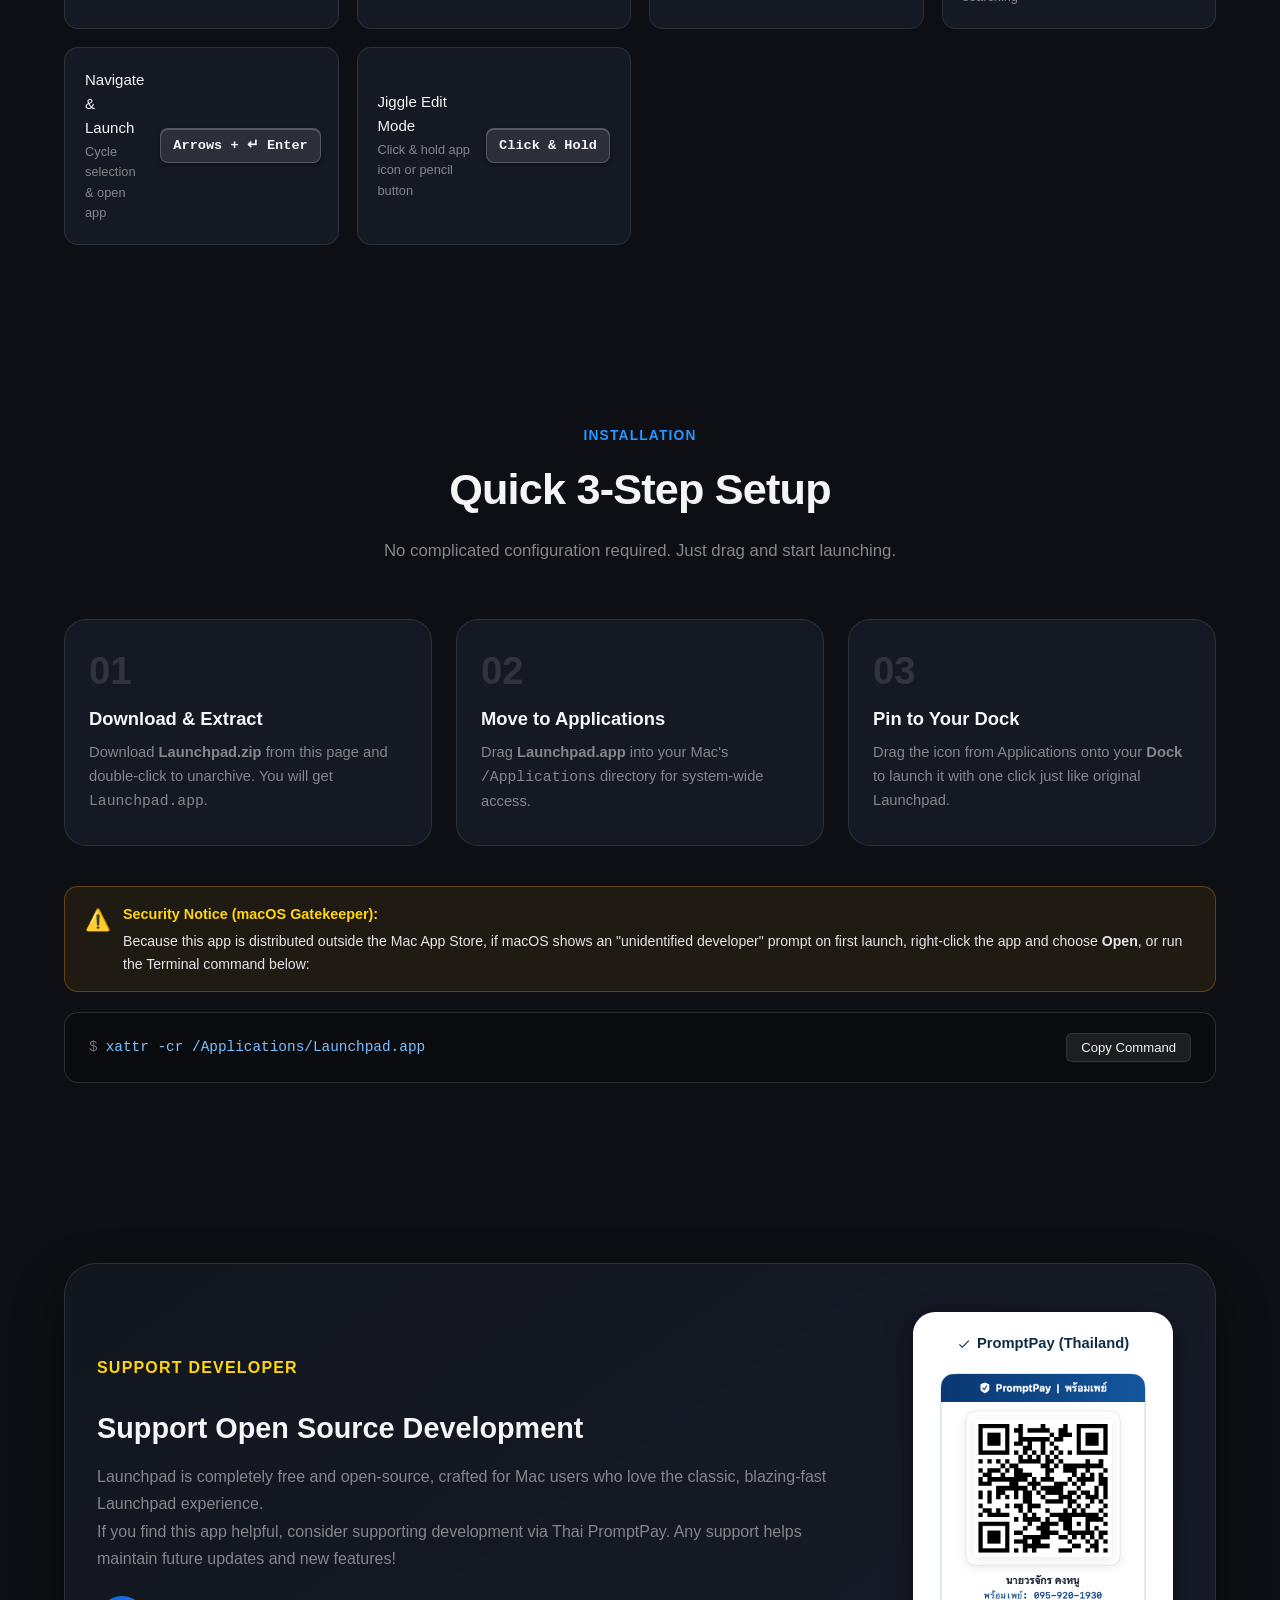
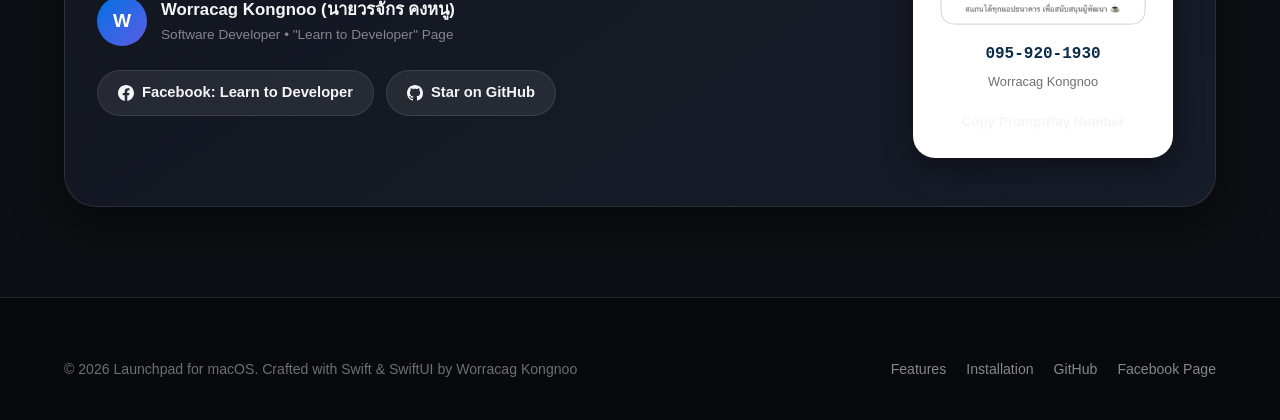
<file: docs/en.html>
<!DOCTYPE html>
<html lang="en">
<head>
  <meta charset="UTF-8">
  <meta name="viewport" content="width=device-width, initial-scale=1.0">
  
  <!-- Primary Meta Tags -->
  <title>Launchpad for macOS — Native 120Hz ProMotion Experience</title>
  <meta name="title" content="Launchpad for macOS — Native 120Hz ProMotion Experience">
  <meta name="description" content="Download Launchpad for macOS free. A native 120Hz ProMotion Launchpad engineered in Swift 6 for macOS Sonoma, Sequoia & Apple Silicon (M1-M5). Authentic Apple feel, real wallpaper frosted glass, and instant smart search.">
  <meta name="keywords" content="Launchpad Mac, macOS Launchpad, Apple Launchpad alternative, 120Hz ProMotion, Swift 6 Launchpad, Mac app launcher, Launchpad Sonoma, Launchpad Sequoia, Apple Silicon Mac app, free mac utilities">
  <meta name="author" content="Worracag Kongnoo">
  <meta name="robots" content="index, follow, max-image-preview:large, max-snippet:-1, max-video-preview:-1">
  <meta name="theme-color" content="#0d0f14">

  <!-- Alternate Language & Canonical -->
  <link rel="canonical" href="./en.html">
  <link rel="alternate" hreflang="en" href="./en.html">
  <link rel="alternate" hreflang="th" href="./index.html">
  <link rel="alternate" hreflang="x-default" href="./index.html">

  <!-- Open Graph / Facebook / LinkedIn / Discord -->
  <meta property="og:type" content="website">
  <meta property="og:site_name" content="Launchpad for macOS">
  <meta property="og:title" content="Launchpad for macOS — Native 120Hz ProMotion Experience">
  <meta property="og:description" content="A blazing-fast native Launchpad for macOS with real-time wallpaper blur, 120Hz ProMotion support, and fast bilingual search. Free & open-source.">
  <meta property="og:image" content="assets/Screenshot.png">
  <meta property="og:image:width" content="1200">
  <meta property="og:image:height" content="675">
  <meta property="og:image:alt" content="Launchpad for macOS Main 7x5 Grid Screen">
  <meta property="og:locale" content="en_US">
  <meta property="og:locale:alternate" content="th_TH">

  <!-- Twitter Card -->
  <meta name="twitter:card" content="summary_large_image">
  <meta name="twitter:title" content="Launchpad for macOS — Native 120Hz ProMotion Experience">
  <meta name="twitter:description" content="A blazing-fast native Launchpad for macOS with real-time wallpaper blur, 120Hz ProMotion support, and fast bilingual search. Free & open-source.">
  <meta name="twitter:image" content="assets/Screenshot.png">

  <!-- Favicon -->
  <link rel="icon" type="image/png" href="assets/AppIcon.png">
  <link rel="apple-touch-icon" href="assets/AppIcon.png">
  
  <link rel="stylesheet" href="styles.css">

  <!-- Structured Data (JSON-LD) for Google SoftwareApplication -->
  <script type="application/ld+json">
  {
    "@context": "https://schema.org",
    "@type": "SoftwareApplication",
    "name": "Launchpad for macOS",
    "operatingSystem": "macOS 14.0 or later (Sonoma, Sequoia)",
    "applicationCategory": "UtilitiesApplication",
    "offers": {
      "@type": "Offer",
      "price": "0",
      "priceCurrency": "USD"
    },
    "author": {
      "@type": "Person",
      "name": "Worracag Kongnoo",
      "url": "https://github.com/warchag/Launchpad"
    },
    "softwareVersion": "1.2.0",
    "description": "A native 120Hz ProMotion Launchpad application for modern macOS, recreating Apple's authentic feel with real-time frosted glass and fast search.",
    "downloadUrl": "Launchpad.zip",
    "screenshot": "assets/Screenshot.png",
    "featureList": [
      "120Hz ProMotion Display Support",
      "Real-Time Frosted Glass Wallpaper",
      "Standard 7x5 App Grid",
      "Instant Type-to-Search in English and Thai",
      "Full Folder Management & Drag-to-Reorder",
      "Favorites and Recent Apps Mini Dock"
    ]
  }
  </script>
</head>
<body>

  <!-- Ambient Light Effect -->
  <div class="ambient-glow"></div>

  <!-- Site Navigation Header -->
  <header class="site-header">
    <div class="container nav-wrap">
      <a href="#" class="logo-brand">
        <img src="assets/AppIcon.png" alt="Launchpad Logo">
        <span>Launchpad</span>
      </a>

      <nav>
        <ul class="nav-links">
          <li><a href="#features">Features</a></li>
          <li><a href="#showcase">Showcase</a></li>
          <li><a href="#shortcuts">Controls</a></li>
          <li><a href="#install">Installation</a></li>
          <li><a href="#donate">Support</a></li>
        </ul>
      </nav>

      <div class="nav-actions">
        <!-- Language Switcher -->
        <div class="lang-switch" title="Switch Language / เลือกภาษา">
          <a href="index.html" class="lang-btn">TH</a>
          <a href="en.html" class="lang-btn active">EN</a>
        </div>

        <a href="https://github.com/warchag/Launchpad" target="_blank" class="btn btn-secondary" title="View Source on GitHub">
          <svg width="18" height="18" viewBox="0 0 24 24" fill="currentColor">
            <path d="M12 0C5.37 0 0 5.37 0 12c0 5.31 3.435 9.795 8.205 11.385.6.105.825-.255.825-.57 0-.285-.015-1.23-.015-2.235-3.015.555-3.795-.735-4.035-1.41-.135-.345-.72-1.41-1.23-1.695-.42-.225-1.02-.78-.015-.795.945-.015 1.62.87 1.845 1.23 1.08 1.815 2.805 1.305 3.495.99.105-.78.42-1.305.765-1.605-2.67-.3-5.46-1.335-5.46-5.925 0-1.305.465-2.385 1.23-3.225-.12-.3-.54-1.53.12-3.18 0 0 1.005-.315 3.3 1.23.96-.27 1.98-.405 3-.405s2.04.135 3 .405c2.295-1.56 3.3-1.23 3.3-1.23.66 1.65.24 2.88.12 3.18.765.84 1.23 1.905 1.23 3.225 0 4.605-2.805 5.625-5.475 5.925.435.375.81 1.095.81 2.22 0 1.605-.015 2.895-.015 3.3 0 .315.225.69.825.57A12.02 12.02 0 0024 12c0-6.63-5.37-12-12-12z"/>
          </svg>
          GitHub
        </a>
        <a href="Launchpad.zip" class="btn btn-primary" download>
          <svg width="16" height="16" viewBox="0 0 24 24" fill="currentColor">
            <path d="M19.35 10.04C18.67 6.59 15.64 4 12 4 9.11 4 6.6 5.64 5.35 8.04 2.34 8.36 0 10.91 0 14c0 3.31 2.69 6 6 6h13c2.76 0 5-2.24 5-5 0-2.64-2.05-4.78-4.65-4.96zM17 13l-5 5-5-5h3V9h4v4h3z"/>
          </svg>
          Download Free
        </a>
      </div>
    </div>
  </header>

  <!-- Hero Section -->
  <section class="hero-section">
    <div class="container">
      <div class="hero-pill">
        <span class="dot"></span>
        <span>Version 1.2.0 • Compatible with macOS 14.0 Sonoma, Sequoia & newer</span>
      </div>

      <h1 class="hero-title">Launchpad for macOS</h1>
      <p class="hero-subtitle">
        A native <strong class="nowrap">120Hz ProMotion</strong> Launchpad for modern macOS, recreating Apple's authentic feel.<span class="desktop-br"><br></span>Features real-time <strong class="nowrap">Frosted Glass</strong> from your desktop wallpaper, fast bilingual search, and full folder organization.
      </p>

      <div class="hero-cta">
        <a href="Launchpad.zip" class="btn btn-primary btn-lg" download>
          <svg width="20" height="20" viewBox="0 0 24 24" fill="currentColor">
            <path d="M18.71 19.5c-.83 1.24-1.71 2.45-3.05 2.47-1.34.03-1.77-.79-3.29-.79-1.53 0-2 .77-3.27.82-1.31.05-2.3-1.32-3.14-2.53C4.25 17 2.94 12.45 4.7 9.39c.87-1.52 2.43-2.48 4.12-2.51 1.28-.02 2.5.87 3.29.87.78 0 2.26-1.07 3.81-.91.65.03 2.47.26 3.64 1.98-.09.06-2.17 1.28-2.15 3.81.03 3.02 2.65 4.03 2.68 4.04-.03.07-.42 1.44-1.38 2.83M15.97 6.37c.63-.77 1.06-1.84.94-2.92-.92.04-2.02.62-2.67 1.39-.58.67-1.09 1.77-.95 2.82 1.03.08 2.06-.52 2.68-1.29z"/>
          </svg>
          Download Launchpad.app (.zip)
        </a>
        <a href="https://github.com/warchag/Launchpad/releases" target="_blank" class="btn btn-secondary btn-lg">
          Releases on GitHub
        </a>
      </div>

      <div class="hero-meta">
        <span>⚡ Built with Swift 6 & SwiftUI</span>
        <span>•</span>
        <span>🍏 Apple Silicon (M1–M5) & Intel Mac</span>
        <span>•</span>
        <span>📦 File size ~5.2 MB</span>
      </div>

      <!-- Hero Main Mockup -->
      <div class="hero-mockup-wrapper">
        <div class="mockup-frame">
          <img src="assets/Screenshot.png" alt="Launchpad main screen on macOS">
        </div>
      </div>
    </div>
  </section>

  <!-- Key Features Grid -->
  <section id="features" class="section">
    <div class="container">
      <div class="section-header">
        <p class="section-tag">Key Features</p>
        <h2 class="section-title">Native Performance. Familiar Elegance.</h2>
        <p class="section-desc">Engineered from the ground up for instantaneous responsiveness, perfectly in tune with macOS.</p>
      </div>

      <div class="features-grid">
        <div class="feature-card">
          <div class="feature-icon">✨</div>
          <h3>120Hz ProMotion & Gesture Lock</h3>
          <p>Buttery-smooth 120Hz scrolling on MacBook Pro & Studio Display, paired with an intelligent Gesture Lock that prevents momentum over-scrolling across multiple pages.</p>
        </div>

        <div class="feature-card">
          <div class="feature-icon">🖼️</div>
          <h3>Real-time Frosted Wallpaper</h3>
          <p>Extracts your active desktop wallpaper and renders hardware-accelerated Gaussian Blur with GPU caching (.drawingGroup()) for an authentic translucent glass effect with low battery consumption.</p>
        </div>

        <div class="feature-card">
          <div class="feature-icon">📐</div>
          <h3>Standard 7 × 5 Grid (35 Apps/Page)</h3>
          <p>Precision Apple spacing calculations that dynamically adapt to MacBook notched displays, iMacs, and external 4K/5K ultra-wide monitors.</p>
        </div>

        <div class="feature-card">
          <div class="feature-icon">🔍</div>
          <h3>Instant Type-to-Search</h3>
          <p>Start typing immediately when Launchpad opens without clicking the search field. Supports Thai, original English .app filenames, and quick acronyms (e.g. "vsc" for VS Code).</p>
        </div>

        <div class="feature-card">
          <div class="feature-icon">🗂️</div>
          <h3>Full Folder Management</h3>
          <p>Drag an app onto another to create a folder, reorder within folders, drag out to remove, or use 1-click "Ungroup Folder" to return all apps to the main grid.</p>
        </div>

        <div class="feature-card">
          <div class="feature-icon">⭐</div>
          <h3>Favorites Dock & Live Process Indicator</h3>
          <p>A frosted glass top bar for starred favorites and recently opened apps. Features active running dots under open apps and a quick right-click "Quit App" action.</p>
        </div>
      </div>
    </div>
  </section>

  <!-- Interactive Showcase / Screenshots -->
  <section id="showcase" class="section">
    <div class="container">
      <div class="section-header">
        <p class="section-tag">Screenshots</p>
        <h2 class="section-title">Experience Launchpad in Action</h2>
        <p class="section-desc">Click each tab to preview high-resolution views of the application.</p>
      </div>

      <div class="gallery-tabs">
        <button class="tab-btn active" data-target="slide-main">1. 7×5 Main Grid & Dock</button>
        <button class="tab-btn" data-target="slide-folder">2. Glassmorphic Folder View</button>
        <button class="tab-btn" data-target="slide-search">3. Smart Search & Navigation</button>
        <button class="tab-btn" data-target="slide-settings">4. Bilingual Settings (TH/EN)</button>
      </div>

      <div class="gallery-display">
        <div id="slide-main" class="gallery-slide active">
          <img src="assets/Screenshot.png" alt="Launchpad main 7x5 grid with categories and favorites dock">
          <div class="gallery-caption">
            <h4>Apple Standard 7 Columns × 5 Rows Grid</h4>
            <p>Frosted glass background sampled from real wallpaper, category filter pills, and live running indicator dots.</p>
          </div>
        </div>

        <div id="slide-folder" class="gallery-slide">
          <img src="assets/Screenshot1.png" alt="Glassmorphic folder view with drag and drop">
          <div class="gallery-caption">
            <h4>Glassmorphic Folder View & Drag-to-Reorder</h4>
            <p>Rename folders in place, rearrange apps inside, drag out of the frame to remove, or click Ungroup to disperse.</p>
          </div>
        </div>

        <div id="slide-search" class="gallery-slide">
          <img src="assets/Screenshot3.png" alt="Type-to-search and arrow key navigation">
          <div class="gallery-caption">
            <h4>Type-to-Search & Keyboard Arrow Navigation</h4>
            <p>Immediate keystroke capture without focus, highlighted selection ring via arrow keys, and instant launch with Return.</p>
          </div>
        </div>

        <div id="slide-settings" class="gallery-slide">
          <img src="assets/Screenshot2.png" alt="Unified bilingual settings window">
          <div class="gallery-caption">
            <h4>Bilingual Unified Settings (TH / EN)</h4>
            <p>Customize icon sizes, wallpaper blur intensity, global hotkeys, Hot Corners, and trackpad haptic feedback.</p>
          </div>
        </div>
      </div>
    </div>
  </section>

  <!-- Shortcuts & Controls Section -->
  <section id="shortcuts" class="section">
    <div class="container">
      <div class="section-header">
        <p class="section-tag">Controls & Shortcuts</p>
        <h2 class="section-title">Speed Up Your Workflow</h2>
        <p class="section-desc">Full support for mouse, trackpad gestures, and keyboard navigation.</p>
      </div>

      <div class="shortcuts-grid">
        <div class="shortcut-card">
          <div class="shortcut-label">
            Toggle Launchpad
            <span>Via hotkey, menu bar, or Hot Corner</span>
          </div>
          <span class="kbd-badge">⌥ Space</span>
        </div>

        <div class="shortcut-card">
          <div class="shortcut-label">
            Pinch to Close
            <span>4 or 2-finger pinch in on Trackpad</span>
          </div>
          <span class="kbd-badge">Esc</span>
        </div>

        <div class="shortcut-card">
          <div class="shortcut-label">
            Change Pages (Prev / Next)
            <span>2-finger horizontal swipe or arrow keys</span>
          </div>
          <span class="kbd-badge">← / →</span>
        </div>

        <div class="shortcut-card">
          <div class="shortcut-label">
            Instant Search
            <span>Type letters anywhere to start searching</span>
          </div>
          <span class="kbd-badge">Type to Search</span>
        </div>

        <div class="shortcut-card">
          <div class="shortcut-label">
            Navigate & Launch
            <span>Cycle selection & open app</span>
          </div>
          <span class="kbd-badge">Arrows + ↵ Enter</span>
        </div>

        <div class="shortcut-card">
          <div class="shortcut-label">
            Jiggle Edit Mode
            <span>Click & hold app icon or pencil button</span>
          </div>
          <span class="kbd-badge">Click & Hold</span>
        </div>
      </div>
    </div>
  </section>

  <!-- Installation Steps -->
  <section id="install" class="section">
    <div class="container">
      <div class="section-header">
        <p class="section-tag">Installation</p>
        <h2 class="section-title">Quick 3-Step Setup</h2>
        <p class="section-desc">No complicated configuration required. Just drag and start launching.</p>
      </div>

      <div class="steps-wrapper">
        <div class="step-card">
          <div class="step-num">01</div>
          <h3>Download & Extract</h3>
          <p>Download <strong>Launchpad.zip</strong> from this page and double-click to unarchive. You will get <code>Launchpad.app</code>.</p>
        </div>

        <div class="step-card">
          <div class="step-num">02</div>
          <h3>Move to Applications</h3>
          <p>Drag <strong>Launchpad.app</strong> into your Mac's <code>/Applications</code> directory for system-wide access.</p>
        </div>

        <div class="step-card">
          <div class="step-num">03</div>
          <h3>Pin to Your Dock</h3>
          <p>Drag the icon from Applications onto your <strong>Dock</strong> to launch it with one click just like original Launchpad.</p>
        </div>
      </div>

      <!-- Gatekeeper Note -->
      <div class="gatekeeper-note">
        <div style="font-size: 1.3rem;">⚠️</div>
        <div>
          <strong>Security Notice (macOS Gatekeeper):</strong>
          <p style="margin-top: 4px; color: #e5e5ea; font-size: 0.88rem;">
            Because this app is distributed outside the Mac App Store, if macOS shows an "unidentified developer" prompt on first launch, right-click the app and choose <strong>Open</strong>, or run the Terminal command below:
          </p>
        </div>
      </div>

      <div class="terminal-box">
        <div class="terminal-content">
          <span class="prompt">$</span>xattr -cr /Applications/Launchpad.app
        </div>
        <button class="btn-copy" data-copy="xattr -cr /Applications/Launchpad.app">Copy Command</button>
      </div>
    </div>
  </section>

  <!-- Support Developer & PromptPay Donate -->
  <section id="donate" class="section">
    <div class="container">
      <div class="donate-box">
        <div class="donate-info">
          <p class="section-tag" style="color: #ffd60a;">Support Developer</p>
          <h3>Support Open Source Development</h3>
          <p>
            Launchpad is completely free and open-source, crafted for Mac users who love the classic, blazing-fast Launchpad experience.<span class="desktop-br"><br></span>If you find this app helpful, consider supporting development via Thai PromptPay. Any support helps maintain future updates and new features!
          </p>

          <div class="dev-card">
            <div class="dev-avatar">W</div>
            <div>
              <div class="dev-name">Worracag Kongnoo (นายวรจักร คงหนู)</div>
              <div class="dev-role">Software Developer • "Learn to Developer" Page</div>
            </div>
          </div>

          <div style="display: flex; gap: 12px; flex-wrap: wrap;">
            <a href="https://www.facebook.com/learntodeveloper" target="_blank" class="btn btn-secondary">
              <svg width="16" height="16" viewBox="0 0 24 24" fill="currentColor">
                <path d="M24 12.073c0-6.627-5.373-12-12-12s-12 5.373-12 12c0 5.99 4.388 10.954 10.125 11.854v-8.385H7.078v-3.47h3.047V9.43c0-3.007 1.792-4.669 4.533-4.669 1.312 0 2.686.235 2.686.235v2.953H15.83c-1.491 0-1.956.925-1.956 1.874v2.25h3.328l-.532 3.47h-2.796v8.385C19.612 23.027 24 18.062 24 12.073z"/>
              </svg>
              Facebook: Learn to Developer
            </a>
            <a href="https://github.com/warchag/Launchpad" target="_blank" class="btn btn-secondary">
              <svg width="16" height="16" viewBox="0 0 24 24" fill="currentColor">
                <path d="M12 0C5.37 0 0 5.37 0 12c0 5.31 3.435 9.795 8.205 11.385.6.105.825-.255.825-.57 0-.285-.015-1.23-.015-2.235-3.015.555-3.795-.735-4.035-1.41-.135-.345-.72-1.41-1.23-1.695-.42-.225-1.02-.78-.015-.795.945-.015 1.62.87 1.845 1.23 1.08 1.815 2.805 1.305 3.495.99.105-.78.42-1.305.765-1.605-2.67-.3-5.46-1.335-5.46-5.925 0-1.305.465-2.385 1.23-3.225-.12-.3-.54-1.53.12-3.18 0 0 1.005-.315 3.3 1.23.96-.27 1.98-.405 3-.405s2.04.135 3 .405c2.295-1.56 3.3-1.23 3.3-1.23.66 1.65.24 2.88.12 3.18.765.84 1.23 1.905 1.23 3.225 0 4.605-2.805 5.625-5.475 5.925.435.375.81 1.095.81 2.22 0 1.605-.015 2.895-.015 3.3 0 .315.225.69.825.57A12.02 12.02 0 0024 12c0-6.63-5.37-12-12-12z"/>
              </svg>
              Star on GitHub
            </a>
          </div>
        </div>

        <div class="promptpay-card">
          <div class="promptpay-header">
            <svg width="14" height="14" viewBox="0 0 24 24" fill="currentColor">
              <path d="M9 16.17L4.83 12l-1.42 1.41L9 19 21 7l-1.41-1.41z"/>
            </svg>
            PromptPay (Thailand)
          </div>
          <img src="assets/PromptPayQR.png" alt="PromptPay QR Code - 095-920-1930" class="promptpay-qr">
          <div class="promptpay-number">095-920-1930</div>
          <div class="promptpay-holder">Worracag Kongnoo</div>
          <button id="copyPromptPayBtn" class="btn btn-secondary" style="width: 100%; font-size: 0.84rem; padding: 8px 12px;" data-clipboard-text="0959201930">
            Copy PromptPay Number
          </button>
        </div>
      </div>
    </div>
  </section>

  <!-- Footer -->
  <footer class="site-footer">
    <div class="container footer-wrap">
      <div>
        <p>© 2026 Launchpad for macOS. Crafted with Swift & SwiftUI by Worracag Kongnoo</p>
      </div>
      <div class="footer-links">
        <a href="#features">Features</a>
        <a href="#install">Installation</a>
        <a href="https://github.com/warchag/Launchpad" target="_blank">GitHub</a>
        <a href="https://www.facebook.com/learntodeveloper" target="_blank">Facebook Page</a>
      </div>
    </div>
  </footer>

  <script src="app.js"></script>
</body>
</html>
</file>
<file: docs/styles.css>
:root {
  --bg-color: #0d0f14;
  --bg-card: rgba(26, 31, 44, 0.65);
  --bg-card-hover: rgba(36, 43, 61, 0.75);
  --border-color: rgba(255, 255, 255, 0.1);
  --border-highlight: rgba(0, 122, 255, 0.35);
  --primary-accent: #0071e3;
  --primary-accent-hover: #0077ed;
  --primary-gradient: linear-gradient(135deg, #0071e3 0%, #4facfe 100%);
  --secondary-accent: #5e5ce6;
  --text-main: #f5f5f7;
  --text-muted: #86868b;
  --text-dim: #6e6e73;
  --apple-blur: blur(28px) saturate(190%);
  --shadow-lg: 0 20px 50px rgba(0, 0, 0, 0.45);
  --shadow-glow: 0 0 40px rgba(0, 113, 227, 0.25);
  --radius-sm: 8px;
  --radius-md: 14px;
  --radius-lg: 22px;
  --radius-xl: 32px;
  --transition: all 0.28s cubic-bezier(0.16, 1, 0.3, 1);
}

* {
  margin: 0;
  padding: 0;
  box-sizing: border-box;
}

html {
  scroll-behavior: smooth;
  font-family: -apple-system, BlinkMacSystemFont, "SF Pro Display", "SF Pro Text", "Helvetica Neue", "Sukhumvit Set", "Thonburi", sans-serif;
  background-color: var(--bg-color);
  color: var(--text-main);
  -webkit-font-smoothing: antialiased;
  -moz-osx-font-smoothing: grayscale;
}

body {
  overflow-x: hidden;
  line-height: 1.6;
  background: radial-gradient(circle at 50% 0%, rgba(0, 113, 227, 0.15) 0%, transparent 60%),
              radial-gradient(circle at 80% 30%, rgba(94, 92, 230, 0.12) 0%, transparent 50%),
              var(--bg-color);
  min-height: 100vh;
}

/* Ambient Background Blobs */
.ambient-glow {
  position: absolute;
  top: 120px;
  left: 50%;
  transform: translateX(-50%);
  width: 700px;
  height: 450px;
  background: radial-gradient(circle, rgba(0, 113, 227, 0.28) 0%, rgba(94, 92, 230, 0.15) 45%, transparent 70%);
  filter: blur(80px);
  z-index: -1;
  pointer-events: none;
}

.container {
  max-width: 1200px;
  margin: 0 auto;
  padding: 0 24px;
}

/* Header & Nav */
header.site-header {
  position: sticky;
  top: 0;
  z-index: 100;
  backdrop-filter: var(--apple-blur);
  -webkit-backdrop-filter: var(--apple-blur);
  background-color: rgba(13, 15, 20, 0.75);
  border-bottom: 1px solid var(--border-color);
}

.nav-wrap {
  display: flex;
  align-items: center;
  justify-content: space-between;
  height: 70px;
}

.logo-brand {
  display: flex;
  align-items: center;
  gap: 12px;
  text-decoration: none;
  color: var(--text-main);
  font-weight: 700;
  font-size: 1.15rem;
  letter-spacing: -0.3px;
}

.logo-brand img {
  width: 38px;
  height: 38px;
  border-radius: 9px;
  box-shadow: 0 4px 12px rgba(0, 0, 0, 0.3);
  transition: transform 0.2s ease;
}

.logo-brand:hover img {
  transform: scale(1.06);
}

.nav-links {
  display: flex;
  align-items: center;
  gap: 28px;
  list-style: none;
}

.nav-links a {
  text-decoration: none;
  color: var(--text-muted);
  font-size: 0.92rem;
  font-weight: 500;
  transition: var(--transition);
}

.nav-links a:hover {
  color: var(--text-main);
}

.nav-actions {
  display: flex;
  align-items: center;
  gap: 12px;
}

/* Language Switcher */
.lang-switch {
  display: inline-flex;
  align-items: center;
  background: rgba(255, 255, 255, 0.08);
  border: 1px solid var(--border-color);
  border-radius: 980px;
  padding: 3px;
  gap: 2px;
}

.lang-btn {
  padding: 4px 10px;
  border-radius: 980px;
  text-decoration: none;
  font-size: 0.78rem;
  font-weight: 700;
  color: var(--text-muted);
  transition: var(--transition);
  line-height: 1;
}

.lang-btn:hover {
  color: #fff;
}

.lang-btn.active {
  background: var(--primary-accent);
  color: #fff;
  box-shadow: 0 2px 8px rgba(0, 113, 227, 0.4);
}

.btn {
  display: inline-flex;
  align-items: center;
  justify-content: center;
  gap: 8px;
  padding: 10px 20px;
  font-size: 0.92rem;
  font-weight: 600;
  border-radius: 980px;
  text-decoration: none;
  transition: var(--transition);
  cursor: pointer;
  border: none;
}

.btn-primary {
  background: var(--primary-gradient);
  color: #fff;
  box-shadow: 0 4px 16px rgba(0, 113, 227, 0.4);
}

.btn-primary:hover {
  transform: translateY(-2px);
  box-shadow: 0 6px 24px rgba(0, 113, 227, 0.6);
}

.btn-secondary {
  background: rgba(255, 255, 255, 0.08);
  color: var(--text-main);
  border: 1px solid var(--border-color);
  backdrop-filter: blur(10px);
}

.btn-secondary:hover {
  background: rgba(255, 255, 255, 0.14);
  color: #fff;
  border-color: rgba(255, 255, 255, 0.25);
  transform: translateY(-2px);
}

.btn-lg {
  padding: 14px 28px;
  font-size: 1.05rem;
}

/* Hero Section */
.hero-section {
  padding: 70px 0 50px;
  text-align: center;
  position: relative;
}

.hero-pill {
  display: inline-flex;
  align-items: center;
  gap: 8px;
  padding: 6px 16px;
  background: rgba(0, 113, 227, 0.12);
  border: 1px solid rgba(0, 113, 227, 0.3);
  border-radius: 980px;
  font-size: 0.85rem;
  font-weight: 600;
  color: #5ac8fa;
  margin-bottom: 24px;
}

.hero-pill .dot {
  width: 8px;
  height: 8px;
  background-color: #34c759;
  border-radius: 50%;
  box-shadow: 0 0 8px #34c759;
}

.hero-title {
  font-size: clamp(2.4rem, 5.5vw, 4.2rem);
  font-weight: 800;
  letter-spacing: -1.5px;
  line-height: 1.15;
  margin-bottom: 20px;
  background: linear-gradient(180deg, #ffffff 30%, #a1a1a6 100%);
  -webkit-background-clip: text;
  -webkit-text-fill-color: transparent;
  text-wrap: balance;
}

.hero-subtitle {
  font-size: clamp(1.05rem, 2vw, 1.25rem);
  color: var(--text-muted);
  max-width: 860px;
  margin: 0 auto 36px;
  line-height: 1.75;
  text-wrap: balance;
  text-wrap: pretty;
  word-break: normal;
}

.nowrap {
  white-space: nowrap;
  display: inline-block;
}

.desktop-br {
  display: none;
}

@media (min-width: 992px) {
  .desktop-br {
    display: inline;
  }
}

.hero-cta {
  display: flex;
  justify-content: center;
  gap: 16px;
  flex-wrap: wrap;
  margin-bottom: 22px;
}

.hero-meta {
  display: flex;
  align-items: center;
  justify-content: center;
  gap: 18px;
  color: var(--text-dim);
  font-size: 0.85rem;
  flex-wrap: wrap;
}

.hero-meta span {
  display: inline-flex;
  align-items: center;
  gap: 6px;
}

/* Hero Showcase Mockup */
.hero-mockup-wrapper {
  margin-top: 50px;
  position: relative;
  perspective: 1000px;
}

.mockup-frame {
  position: relative;
  border-radius: var(--radius-lg);
  padding: 10px;
  background: rgba(255, 255, 255, 0.04);
  border: 1px solid rgba(255, 255, 255, 0.14);
  box-shadow: var(--shadow-lg), var(--shadow-glow);
  backdrop-filter: blur(20px);
  overflow: hidden;
  transition: transform 0.4s ease;
}

.mockup-frame:hover {
  transform: translateY(-4px) scale(1.006);
}

.mockup-frame img {
  width: 100%;
  height: auto;
  border-radius: calc(var(--radius-lg) - 6px);
  display: block;
}

/* Feature Highlights Grid */
.section {
  padding: 90px 0;
  position: relative;
}

.section-header {
  text-align: center;
  max-width: 700px;
  margin: 0 auto 54px;
}

.section-tag {
  color: #2997ff;
  font-size: 0.86rem;
  font-weight: 700;
  text-transform: uppercase;
  letter-spacing: 1.2px;
  margin-bottom: 8px;
}

.section-title {
  font-size: clamp(1.9rem, 3.5vw, 2.7rem);
  font-weight: 700;
  letter-spacing: -0.8px;
  margin-bottom: 14px;
  text-wrap: balance;
}

.section-desc {
  font-size: 1.05rem;
  color: var(--text-muted);
  text-wrap: balance;
}
  font-size: 1.05rem;
  color: var(--text-muted);
}

.features-grid {
  display: grid;
  grid-template-columns: repeat(auto-fit, minmax(320px, 1fr));
  gap: 24px;
}

.feature-card {
  background: var(--bg-card);
  border: 1px solid var(--border-color);
  border-radius: var(--radius-lg);
  padding: 32px 28px;
  backdrop-filter: var(--apple-blur);
  transition: var(--transition);
  position: relative;
  overflow: hidden;
}

.feature-card::before {
  content: "";
  position: absolute;
  top: 0;
  left: 0;
  right: 0;
  height: 1px;
  background: linear-gradient(90deg, transparent, rgba(255, 255, 255, 0.25), transparent);
}

.feature-card:hover {
  background: var(--bg-card-hover);
  border-color: var(--border-highlight);
  transform: translateY(-4px);
  box-shadow: 0 12px 30px rgba(0, 0, 0, 0.35);
}

.feature-icon {
  width: 48px;
  height: 48px;
  border-radius: 12px;
  background: rgba(0, 113, 227, 0.15);
  color: #2997ff;
  display: flex;
  align-items: center;
  justify-content: center;
  font-size: 1.4rem;
  margin-bottom: 20px;
  border: 1px solid rgba(0, 113, 227, 0.3);
}

.feature-card h3 {
  font-size: 1.25rem;
  font-weight: 700;
  margin-bottom: 10px;
  letter-spacing: -0.3px;
}

.feature-card p {
  color: var(--text-muted);
  font-size: 0.95rem;
  line-height: 1.6;
}

/* Gallery Showcase Tabs */
.gallery-tabs {
  display: flex;
  justify-content: center;
  gap: 10px;
  margin-bottom: 32px;
  flex-wrap: wrap;
}

.tab-btn {
  padding: 10px 20px;
  background: rgba(255, 255, 255, 0.05);
  border: 1px solid var(--border-color);
  border-radius: 980px;
  color: var(--text-muted);
  font-size: 0.92rem;
  font-weight: 600;
  cursor: pointer;
  transition: var(--transition);
}

.tab-btn:hover {
  background: rgba(255, 255, 255, 0.1);
  color: var(--text-main);
}

.tab-btn.active {
  background: var(--primary-accent);
  border-color: var(--primary-accent);
  color: #fff;
  box-shadow: 0 4px 14px rgba(0, 113, 227, 0.4);
}

.gallery-display {
  background: var(--bg-card);
  border: 1px solid var(--border-color);
  border-radius: var(--radius-xl);
  padding: 16px;
  box-shadow: var(--shadow-lg);
  overflow: hidden;
  position: relative;
}

.gallery-slide {
  display: none;
  animation: fadeIn 0.4s ease;
}

.gallery-slide.active {
  display: block;
}

.gallery-slide img {
  width: 100%;
  border-radius: var(--radius-lg);
  display: block;
}

.gallery-caption {
  padding: 18px 12px 6px;
  text-align: center;
}

.gallery-caption h4 {
  font-size: 1.15rem;
  margin-bottom: 4px;
}

.gallery-caption p {
  color: var(--text-muted);
  font-size: 0.92rem;
}

@keyframes fadeIn {
  from { opacity: 0; transform: scale(0.985); }
  to { opacity: 1; transform: scale(1); }
}

/* Shortcuts & Controls */
.shortcuts-grid {
  display: grid;
  grid-template-columns: repeat(auto-fit, minmax(260px, 1fr));
  gap: 18px;
}

.shortcut-card {
  background: var(--bg-card);
  border: 1px solid var(--border-color);
  border-radius: var(--radius-md);
  padding: 20px;
  display: flex;
  align-items: center;
  justify-content: space-between;
  gap: 16px;
  transition: var(--transition);
}

.shortcut-card:hover {
  border-color: var(--border-highlight);
  background: var(--bg-card-hover);
}

.shortcut-label {
  font-size: 0.94rem;
  font-weight: 500;
}

.shortcut-label span {
  display: block;
  font-size: 0.8rem;
  color: var(--text-muted);
  margin-top: 2px;
}

.kbd-badge {
  display: inline-flex;
  align-items: center;
  justify-content: center;
  padding: 6px 12px;
  background: rgba(255, 255, 255, 0.1);
  border: 1px solid rgba(255, 255, 255, 0.2);
  border-radius: 8px;
  font-family: -apple-system, BlinkMacSystemFont, "SF Mono", Menlo, monospace;
  font-size: 0.85rem;
  font-weight: 600;
  box-shadow: 0 2px 4px rgba(0, 0, 0, 0.3), inset 0 1px 0 rgba(255, 255, 255, 0.2);
  white-space: nowrap;
}

/* Steps / Installation */
.steps-wrapper {
  display: grid;
  grid-template-columns: repeat(auto-fit, minmax(280px, 1fr));
  gap: 24px;
  margin-bottom: 40px;
}

.step-card {
  background: var(--bg-card);
  border: 1px solid var(--border-color);
  border-radius: var(--radius-lg);
  padding: 32px 24px;
  position: relative;
}

.step-num {
  font-size: 2.4rem;
  font-weight: 900;
  line-height: 1;
  color: rgba(255, 255, 255, 0.12);
  margin-bottom: 14px;
}

.step-card h3 {
  font-size: 1.15rem;
  font-weight: 700;
  margin-bottom: 8px;
}

.step-card p {
  color: var(--text-muted);
  font-size: 0.92rem;
  line-height: 1.6;
}

/* Terminal Box / Callout */
.terminal-box {
  background: #090b0e;
  border: 1px solid rgba(255, 255, 255, 0.14);
  border-radius: var(--radius-md);
  padding: 20px 24px;
  position: relative;
  display: flex;
  align-items: center;
  justify-content: space-between;
  gap: 16px;
  margin-top: 20px;
}

.terminal-content {
  font-family: -apple-system, BlinkMacSystemFont, "SF Mono", Menlo, monospace;
  font-size: 0.9rem;
  color: #79c0ff;
  overflow-x: auto;
}

.terminal-content span.prompt {
  color: var(--text-dim);
  margin-right: 8px;
}

.btn-copy {
  background: rgba(255, 255, 255, 0.08);
  border: 1px solid var(--border-color);
  color: var(--text-main);
  padding: 6px 14px;
  border-radius: 6px;
  font-size: 0.82rem;
  cursor: pointer;
  transition: var(--transition);
  white-space: nowrap;
}

.btn-copy:hover {
  background: rgba(255, 255, 255, 0.18);
  color: #fff;
}

.gatekeeper-note {
  background: rgba(255, 159, 10, 0.08);
  border: 1px solid rgba(255, 159, 10, 0.3);
  border-radius: var(--radius-md);
  padding: 16px 20px;
  font-size: 0.9rem;
  color: #ffd60a;
  margin-top: 24px;
  display: flex;
  align-items: flex-start;
  gap: 12px;
}

/* Support & Donate Section */
.donate-box {
  background: linear-gradient(145deg, rgba(20, 24, 34, 0.8), rgba(28, 35, 52, 0.65));
  border: 1px solid var(--border-color);
  border-radius: var(--radius-xl);
  padding: 48px 32px;
  display: grid;
  grid-template-columns: 1fr 280px;
  gap: 40px;
  align-items: center;
  box-shadow: var(--shadow-lg);
}

@media (max-width: 860px) {
  .donate-box {
    grid-template-columns: 1fr;
    text-align: center;
  }
}

.donate-info h3 {
  font-size: 1.8rem;
  font-weight: 700;
  margin-bottom: 12px;
}

.donate-info p {
  color: var(--text-muted);
  font-size: 1rem;
  margin-bottom: 24px;
  line-height: 1.7;
}

.dev-card {
  display: flex;
  align-items: center;
  gap: 14px;
  margin-bottom: 24px;
}

@media (max-width: 860px) {
  .dev-card {
    justify-content: center;
  }
}

.dev-avatar {
  width: 50px;
  height: 50px;
  border-radius: 50%;
  background: linear-gradient(135deg, #0071e3, #5e5ce6);
  display: flex;
  align-items: center;
  justify-content: center;
  font-weight: 700;
  font-size: 1.2rem;
  color: #fff;
}

.dev-name {
  font-weight: 700;
  font-size: 1.05rem;
}

.dev-role {
  font-size: 0.85rem;
  color: var(--text-muted);
}

.promptpay-card {
  background: #ffffff;
  border-radius: var(--radius-lg);
  padding: 20px;
  text-align: center;
  box-shadow: 0 10px 30px rgba(0, 0, 0, 0.4);
  color: #1d1d1f;
  margin: 0 auto;
  max-width: 260px;
}

.promptpay-header {
  font-weight: 800;
  font-size: 0.92rem;
  color: #0c2d48;
  margin-bottom: 10px;
  display: flex;
  align-items: center;
  justify-content: center;
  gap: 6px;
}

.promptpay-qr {
  width: 100%;
  height: auto;
  border-radius: 8px;
  display: block;
  margin-bottom: 10px;
}

.promptpay-number {
  font-family: -apple-system, BlinkMacSystemFont, "SF Mono", Menlo, monospace;
  font-size: 1rem;
  font-weight: 700;
  color: #0c2d48;
  margin-bottom: 4px;
}

.promptpay-holder {
  font-size: 0.8rem;
  color: #6e6e73;
  margin-bottom: 12px;
}

/* Toast Notification */
.toast {
  position: fixed;
  bottom: 30px;
  right: 30px;
  background: rgba(30, 30, 32, 0.95);
  color: #fff;
  padding: 12px 20px;
  border-radius: 12px;
  border: 1px solid rgba(255, 255, 255, 0.15);
  box-shadow: 0 10px 25px rgba(0, 0, 0, 0.4);
  backdrop-filter: blur(12px);
  font-size: 0.9rem;
  font-weight: 500;
  display: flex;
  align-items: center;
  gap: 8px;
  z-index: 1000;
  opacity: 0;
  pointer-events: none;
  transform: translateY(15px);
  transition: all 0.3s cubic-bezier(0.16, 1, 0.3, 1);
}

.toast.show {
  opacity: 1;
  pointer-events: auto;
  transform: translateY(0);
}

/* Footer */
footer.site-footer {
  border-top: 1px solid var(--border-color);
  padding: 60px 0 40px;
  background-color: #08090c;
  color: var(--text-dim);
  font-size: 0.88rem;
}

.footer-wrap {
  display: flex;
  align-items: center;
  justify-content: space-between;
  flex-wrap: wrap;
  gap: 20px;
}

.footer-links {
  display: flex;
  gap: 20px;
}

.footer-links a {
  color: var(--text-muted);
  text-decoration: none;
  transition: var(--transition);
}

.footer-links a:hover {
  color: var(--text-main);
}

/* Mobile Nav Toggle */
.mobile-toggle {
  display: none;
  background: none;
  border: none;
  color: var(--text-main);
  font-size: 1.5rem;
  cursor: pointer;
}

@media (max-width: 768px) {
  .nav-links {
    display: none;
  }
  .mobile-toggle {
    display: block;
  }
}
</file>
